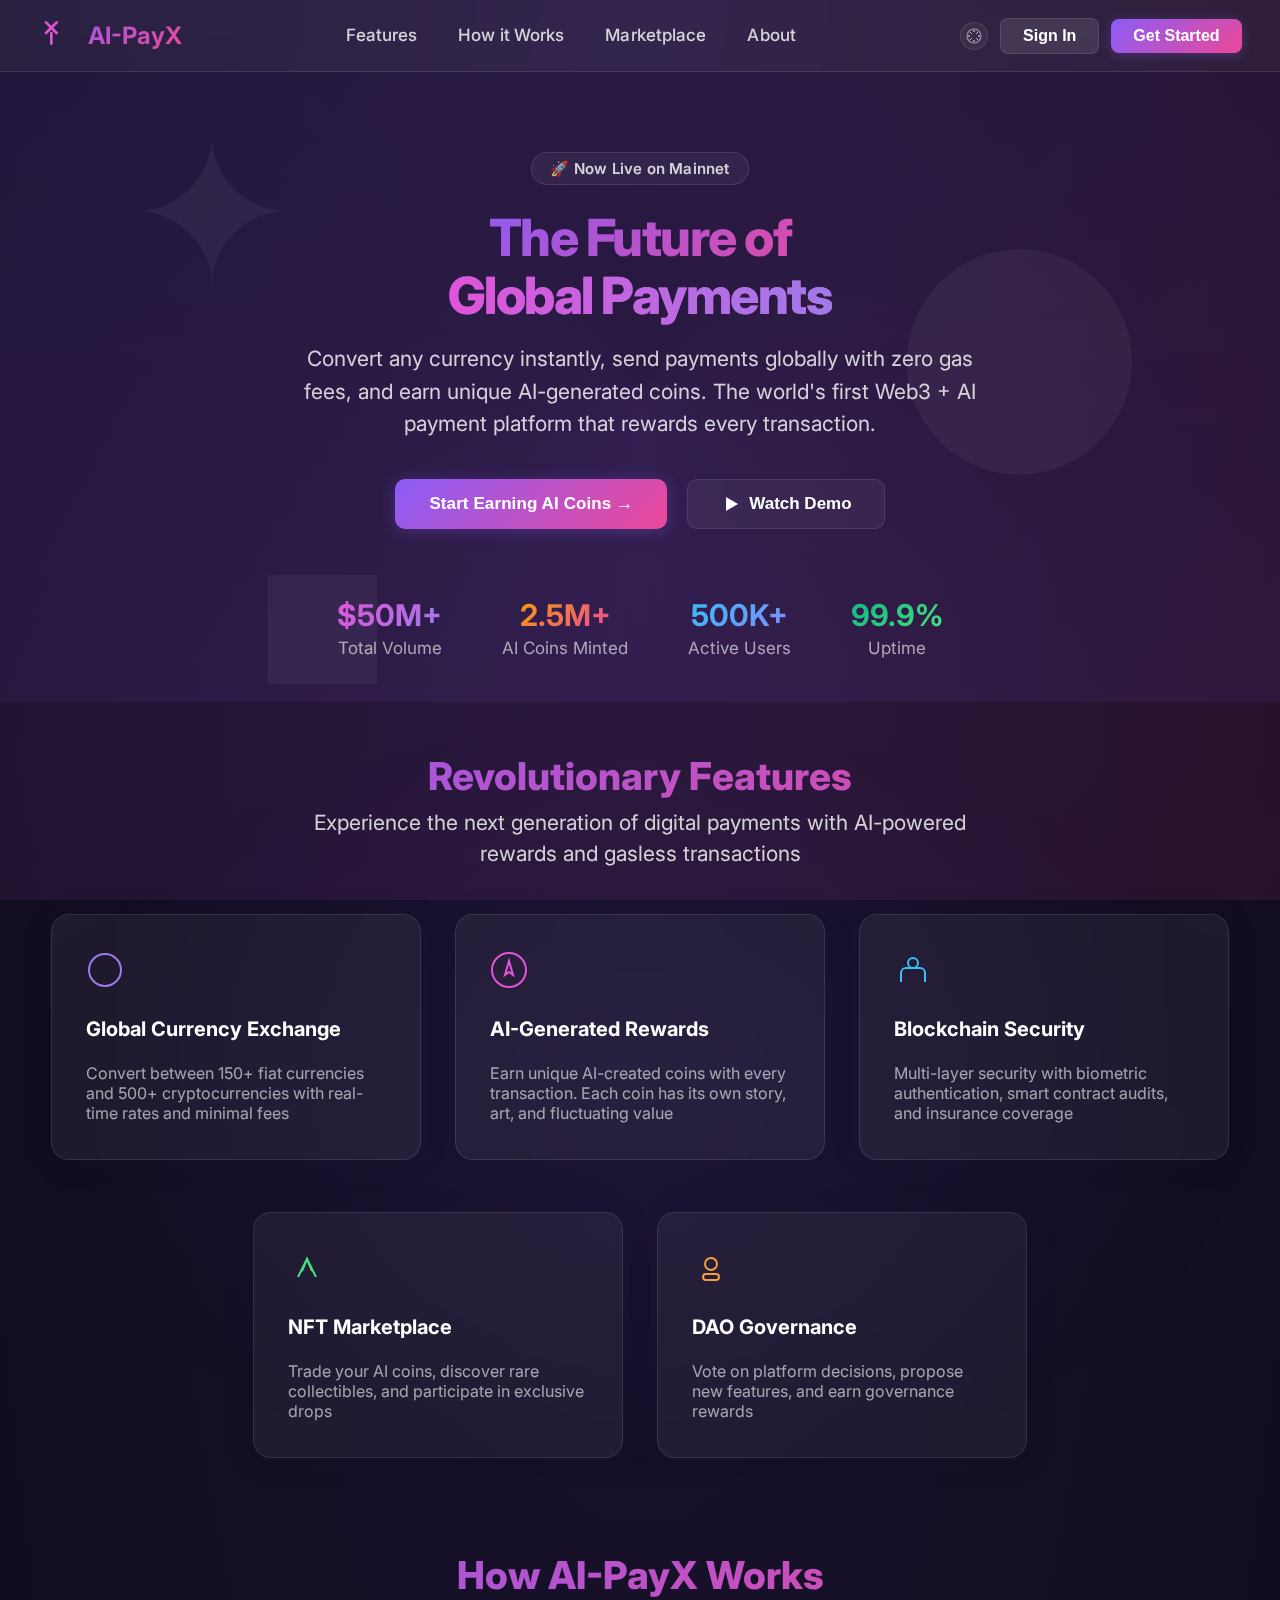
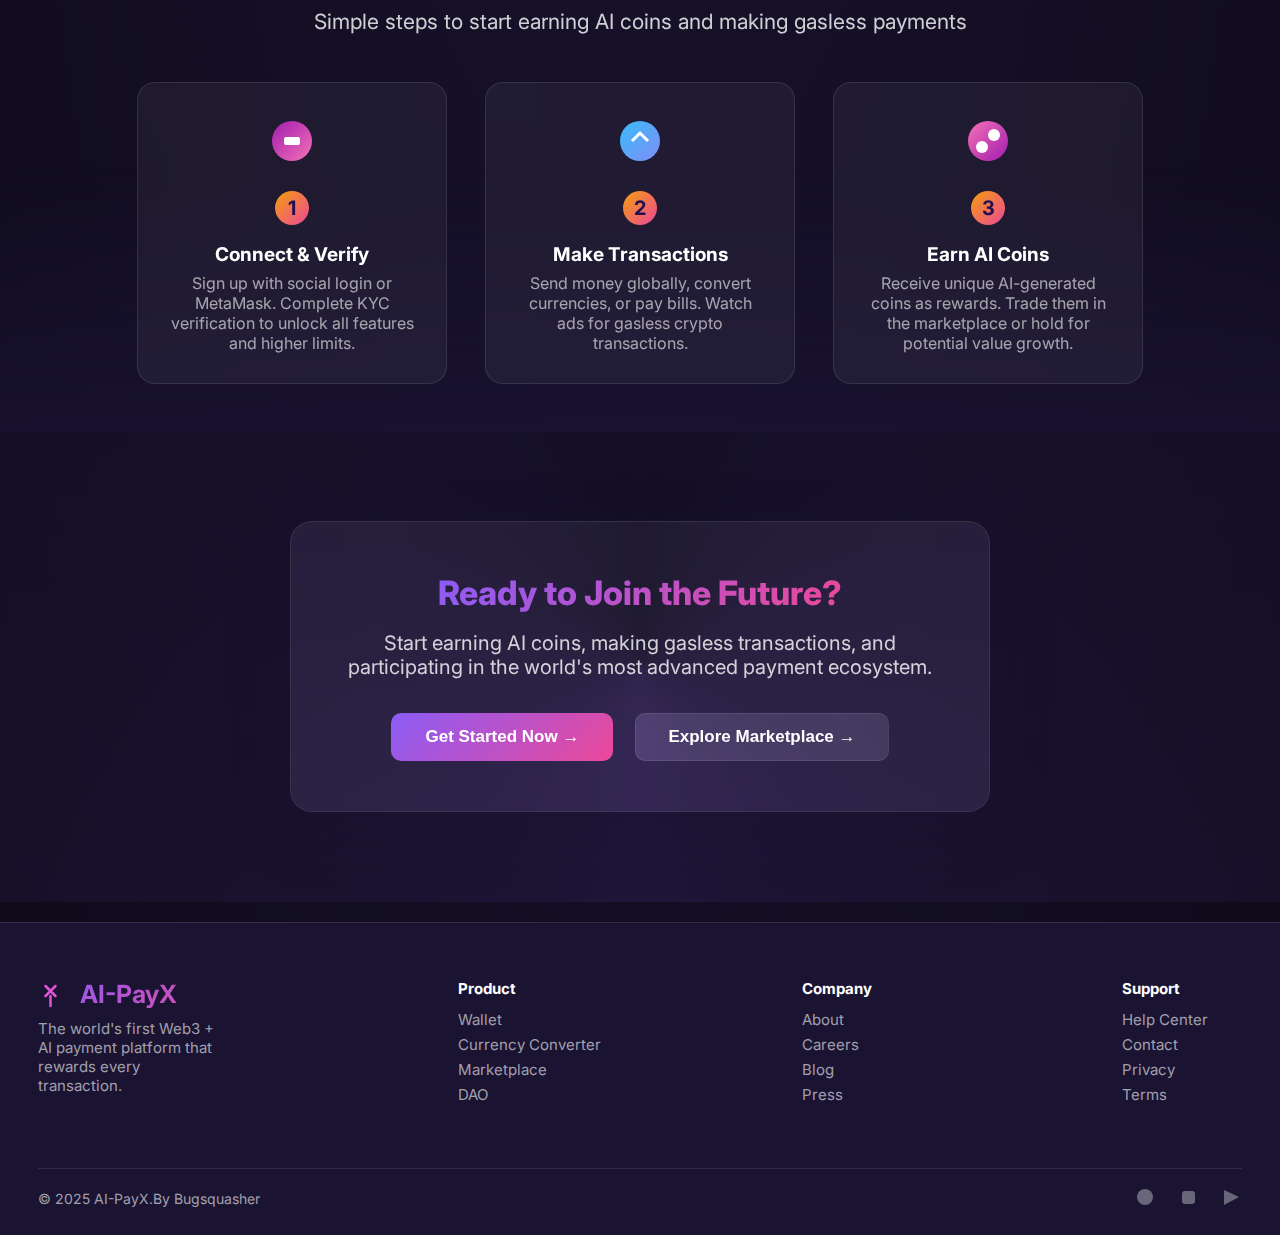
<file: index.html>
<!DOCTYPE html>
<html lang="en">
<head>
  <meta charset="UTF-8">
  <title>AI-PayX - The Future of Global Payments</title>
  <meta name="viewport" content="width=device-width, initial-scale=1.0">
  <link href="https://fonts.googleapis.com/css2?family=Inter:wght@400;500;600;700&display=swap" rel="stylesheet">
  <link rel="stylesheet" href="https://cdnjs.cloudflare.com/ajax/libs/font-awesome/6.4.0/css/all.min.css">
  <style>
    * {
      margin: 0;
      padding: 0;
      box-sizing: border-box;
    }

    :root {
      --primary-gradient: linear-gradient(135deg, #8B5CF6 0%, #EC4899 100%);
      --secondary-gradient: linear-gradient(135deg, #06B6D4 0%, #8B5CF6 100%);
      --success-gradient: linear-gradient(135deg, #10B981 0%, #06B6D4 100%);
      --warning-gradient: linear-gradient(135deg, #F59E0B 0%, #EC4899 100%);
      --danger-gradient: linear-gradient(135deg, #EF4444 0%, #EC4899 100%);
      --dark-gradient: linear-gradient(135deg, #1E293B 0%, #334155 100%);
      --glass-bg: rgba(255, 255, 255, 0.05);
      --glass-border: rgba(255, 255, 255, 0.1);
      --text-primary: #ffffff;
      --text-secondary: rgba(255, 255, 255, 0.8);
      --text-tertiary: rgba(255, 255, 255, 0.6);
      --bg-primary: #0F0B1A;
      --bg-secondary: #1A1332;
      --highlight: #E054D8;
      --highlight2: #9F7AEA;
      --highlight3: #38BDF8;
      --highlight4: #22D3EE;
      --highlight5: #4ADE80;
    }

    body {
      font-family: 'Inter', -apple-system, BlinkMacSystemFont, sans-serif;
      background: radial-gradient(ellipse at top, #1A1332 0%, #0F0B1A 100%);
      color: var(--text-primary);
      min-height: 100vh;
      overflow-x: hidden;
      position: relative;
    }

    /* Animated background gradient overlay */
    body::before {
      content: '';
      position: fixed;
      top: 0;
      left: 0;
      width: 100%;
      height: 100%;
      background: linear-gradient(135deg,
              rgba(139, 92, 246, 0.1) 0%,
              rgba(236, 72, 153, 0.1) 25%,
              rgba(6, 182, 212, 0.1) 50%,
              rgba(139, 92, 246, 0.1) 75%,
              rgba(236, 72, 153, 0.1) 100%);
      background-size: 400% 400%;
      animation: gradientShift 15s ease infinite;
      z-index: -1;
      pointer-events: none;
    }

    @keyframes gradientShift {
      0% { background-position: 0% 50%; }
      50% { background-position: 100% 50%; }
      100% { background-position: 0% 50%; }
    }

    @keyframes float {
      0%, 100% { transform: translateY(0px); }
      50% { transform: translateY(-10px); }
    }

    @keyframes pulse {
      0%, 100% { transform: scale(1); }
      50% { transform: scale(1.05); }
    }

    @keyframes slideInLeft {
      from { opacity: 0; transform: translateX(-50px); }
      to { opacity: 1; transform: translateX(0); }
    }

    @keyframes slideInRight {
      from { opacity: 0; transform: translateX(50px); }
      to { opacity: 1; transform: translateX(0); }
    }

    @keyframes slideInUp {
      from { opacity: 0; transform: translateY(50px); }
      to { opacity: 1; transform: translateY(0); }
    }

    @keyframes rotate {
      from { transform: rotate(0deg); }
      to { transform: rotate(360deg); }
    }

    a { color: inherit; text-decoration: none; }

    /* Navbar with glass effect */
    nav {
      padding: 0 3vw;
      height: 72px;
      display: flex;
      align-items: center;
      justify-content: space-between;
      background: var(--glass-bg);
      backdrop-filter: blur(20px);
      border-bottom: 1px solid var(--glass-border);
      position: sticky;
      top: 0;
      z-index: 100;
      animation: slideInDown 0.8s ease;
    }

    @keyframes slideInDown {
      from { opacity: 0; transform: translateY(-50px); }
      to { opacity: 1; transform: translateY(0); }
    }

    .nav-logo {
      display: flex;
      align-items: center;
      gap: 10px;
      font-weight: 700;
      font-size: 24px;
      background: var(--primary-gradient);
      -webkit-background-clip: text;
      -webkit-text-fill-color: transparent;
      background-clip: text;
      animation: pulse 3s ease-in-out infinite;
    }

    .nav-logo svg {
      margin-right: 8px;
    }

    .nav-links {
      display: flex;
      align-items: center;
    }

    .nav-links a {
      color: var(--text-secondary);
      margin: 0 1.6vw;
      font-size: 17px;
      font-weight: 500;
      transition: all 0.3s ease;
      letter-spacing: 0.1px;
      padding: 4px 0;
      border-bottom: 2px solid transparent;
    }

    .nav-links a:hover {
      color: var(--highlight);
      border-bottom: 2px solid var(--highlight);
    }

    .nav-actions {
      display: flex;
      align-items: center;
      gap: 12px;
    }

    .theme-toggle {
      width: 28px; height: 28px; border-radius: 14px;
      background: var(--glass-bg);
      border: 1px solid var(--glass-border);
      display: flex; align-items: center; justify-content: center;
      cursor: pointer;
      transition: all 0.3s ease;
    }

    .theme-toggle:hover {
      background: var(--primary-gradient);
      transform: rotate(15deg);
    }

    .btn-signin {
      background: var(--glass-bg);
      color: var(--text-primary);
      font-weight: 600;
      font-size: 16px;
      padding: 8px 22px;
      border-radius: 8px;
      border: 1px solid var(--glass-border);
      cursor: pointer;
      transition: all 0.3s ease;
      backdrop-filter: blur(10px);
    }

    .btn-signin:hover {
      background: rgba(255,255,255,0.1);
      transform: translateY(-2px);
    }

    .btn-getstarted {
      background: var(--primary-gradient);
      color: #fff;
      font-weight: 700;
      font-size: 16px;
      padding: 8px 22px;
      border-radius: 8px;
      border: none;
      cursor: pointer;
      box-shadow: 0 2px 12px rgba(139, 92, 246, 0.3);
      transition: all 0.3s ease;
    }

    .btn-getstarted:hover {
      transform: translateY(-2px);
      box-shadow: 0 4px 24px rgba(139, 92, 246, 0.4);
    }

    /* Hero Section */
    .hero-section {
      min-height: 70vh;
      display: flex;
      flex-direction: column;
      align-items: center;
      justify-content: center;
      padding: 6vw 3vw 2vw 3vw;
      position: relative;
      overflow: hidden;
    }

    .hero-section::before {
      content: '';
      position: absolute;
      top: -50%;
      left: -50%;
      width: 200%;
      height: 200%;
      background: conic-gradient(from 0deg, transparent, rgba(139, 92, 246, 0.1), transparent);
      animation: rotate 20s linear infinite;
      z-index: -1;
    }

    .hero-badge {
      background: var(--glass-bg);
      backdrop-filter: blur(10px);
      color: var(--text-secondary);
      font-weight: 600;
      font-size: 15px;
      padding: 6px 18px;
      border-radius: 16px;
      margin-bottom: 24px;
      display: inline-block;
      letter-spacing: 0.2px;
      border: 1px solid var(--glass-border);
      animation: float 3s ease-in-out infinite;
    }

    .hero-title {
      font-size: 3.2rem;
      max-width: 800px;
      font-weight: 800;
      text-align: center;
      margin: 0 0 18px 0;
      letter-spacing: -1.5px;
      line-height: 1.13;
      background: var(--primary-gradient);
      -webkit-background-clip: text;
      -webkit-text-fill-color: transparent;
      background-clip: text;
      animation: slideInUp 0.8s ease;
    }

    .hero-title span {
      display: inline-block;
      background: linear-gradient(90deg, #E054D8, #9F7AEA);
      -webkit-background-clip: text;
      -webkit-text-fill-color: transparent;
      background-clip: text;
    }

    .hero-desc {
      color: var(--text-secondary);
      font-weight: 400;
      font-size: 21px;
      max-width: 700px;
      text-align: center;
      margin: 0 0 38px 0;
      line-height: 1.55;
      animation: slideInUp 0.8s ease 0.2s both;
    }

    .hero-actions {
      display: flex;
      gap: 20px;
      margin-bottom: 38px;
      flex-wrap: wrap;
      justify-content: center;
      animation: slideInUp 0.8s ease 0.4s both;
    }

    .btn-earn {
      background: var(--primary-gradient);
      color: #fff;
      font-weight: 700;
      font-size: 17px;
      padding: 13px 34px;
      border-radius: 10px;
      border: none;
      cursor: pointer;
      box-shadow: 0 2px 16px rgba(139, 92, 246, 0.3);
      letter-spacing: 0.1px;
      transition: all 0.3s ease;
      position: relative;
      overflow: hidden;
    }

    .btn-earn::before {
      content: '';
      position: absolute;
      top: 0;
      left: -100%;
      width: 100%;
      height: 100%;
      background: linear-gradient(90deg, transparent, rgba(255,255,255,0.2), transparent);
      transition: left 0.5s;
    }

    .btn-earn:hover::before {
      left: 100%;
    }

    .btn-earn:hover {
      transform: translateY(-2px);
      box-shadow: 0 4px 24px rgba(139, 92, 246, 0.4);
    }

    .btn-demo {
      background: var(--glass-bg);
      color: #fff;
      font-weight: 600;
      font-size: 17px;
      padding: 13px 32px;
      border-radius: 10px;
      border: 1px solid var(--glass-border);
      cursor: pointer;
      display: flex;
      align-items: center;
      transition: all 0.3s ease;
      backdrop-filter: blur(10px);
    }

    .btn-demo:hover {
      background: rgba(255,255,255,0.1);
      transform: translateY(-2px);
    }

    .hero-stats {
      display: flex;
      gap: 60px;
      justify-content: center;
      margin-top: 30px;
      flex-wrap: wrap;
      animation: slideInUp 0.8s ease 0.6s both;
    }

    .hero-stats > div {
      text-align: center;
      margin-bottom: 15px;
    }

    .stat-value {
      font-weight: 700;
      font-size: 30px;
      background: var(--secondary-gradient);
      -webkit-background-clip: text;
      -webkit-text-fill-color: transparent;
      background-clip: text;
      animation: pulse 3s ease-in-out infinite;
    }

    .stat-vol { --secondary-gradient: linear-gradient(135deg, #E054D8 0%, #9F7AEA 100%); }
    .stat-ai { --secondary-gradient: linear-gradient(135deg, #F59E0B 0%, #EC4899 100%); }
    .stat-users { --secondary-gradient: linear-gradient(135deg, #38BDF8 0%, #818CF8 100%); }
    .stat-uptime { --secondary-gradient: linear-gradient(135deg, #10B981 0%, #4ADE80 100%); }

    .stat-label {
      color: var(--text-tertiary);
      font-size: 17px;
      margin-top: 5px;
    }

    /* Features Section */
    .features-section {
      padding: 4vw 3vw 2vw 3vw;
      position: relative;
      overflow: hidden;
    }

    .features-section::before {
      content: '';
      position: absolute;
      top: 0;
      left: 0;
      width: 100%;
      height: 100%;
      background: radial-gradient(ellipse at center, rgba(139, 92, 246, 0.05) 0%, transparent 70%);
      z-index: -1;
    }

    .features-title {
      font-size: 2.4rem;
      font-weight: 800;
      text-align: center;
      color: #fff;
      margin: 0 0 9px 0;
      background: var(--primary-gradient);
      -webkit-background-clip: text;
      -webkit-text-fill-color: transparent;
      background-clip: text;
      animation: slideInUp 0.8s ease;
    }

    .features-desc {
      color: var(--text-secondary);
      font-weight: 400;
      font-size: 21px;
      max-width: 700px;
      text-align: center;
      margin: 0 auto 44px auto;
      line-height: 1.46;
      animation: slideInUp 0.8s ease 0.2s both;
    }

    .features-list {
      display: flex;
      flex-wrap: wrap;
      gap: 34px;
      justify-content: center;
      max-width: 1200px;
      margin: 0 auto;
    }

    .feature-card {
      background: var(--glass-bg);
      backdrop-filter: blur(20px);
      border: 1.5px solid var(--glass-border);
      border-radius: 18px;
      padding: 36px 34px;
      min-width: 320px;
      max-width: 370px;
      flex: 1 1 330px;
      display: flex;
      flex-direction: column;
      align-items: flex-start;
      gap: 18px;
      box-shadow: 0 2px 32px rgba(26, 19, 51, 0.1);
      margin-bottom: 18px;
      transition: all 0.4s cubic-bezier(0.4, 0, 0.2, 1);
      position: relative;
      overflow: hidden;
      animation: slideInUp 0.8s ease calc(0.2s + var(--delay, 0s)) both;
    }

    .feature-card:nth-child(1) { --delay: 0s; }
    .feature-card:nth-child(2) { --delay: 0.1s; }
    .feature-card:nth-child(3) { --delay: 0.2s; }
    .feature-card:nth-child(4) { --delay: 0.3s; }
    .feature-card:nth-child(5) { --delay: 0.4s; }
    .feature-card:nth-child(6) { --delay: 0.5s; }

    .feature-card::before {
      content: '';
      position: absolute;
      top: 0;
      left: 0;
      width: 100%;
      height: 2px;
      background: var(--primary-gradient);
      transform: scaleX(0);
      transition: transform 0.3s ease;
    }

    .feature-card:hover::before {
      transform: scaleX(1);
    }

    .feature-card:hover {
      transform: translateY(-8px) scale(1.02);
      box-shadow: 0 20px 60px rgba(139, 92, 246, 0.15);
      background: rgba(255, 255, 255, 0.08);
    }

    .feature-card svg {
      margin-bottom: 10px;
    }

    .feature-title {
      color: var(--text-primary);
      font-weight: 700;
      font-size: 20px;
      margin-bottom: 4px;
    }

    .feature-desc {
      color: var(--text-tertiary);
      font-weight: 400;
      font-size: 16px;
    }

    /* How it Works Section */
    .how-section {
      padding: 4vw 3vw 2vw 3vw;
      position: relative;
    }

    .how-section::before {
      content: '';
      position: absolute;
      bottom: 0;
      left: 0;
      width: 100%;
      height: 50%;
      background: linear-gradient(to top, rgba(26, 19, 51, 0.8), transparent);
      z-index: -1;
    }

    .how-title {
      font-size: 2.4rem;
      font-weight: 800;
      text-align: center;
      color: #fff;
      margin: 0 0 9px 0;
      background: var(--primary-gradient);
      -webkit-background-clip: text;
      -webkit-text-fill-color: transparent;
      background-clip: text;
      animation: slideInUp 0.8s ease;
    }

    .how-desc {
      color: var(--text-secondary);
      font-weight: 400;
      font-size: 21px;
      max-width: 700px;
      text-align: center;
      margin: 0 auto 44px auto;
      line-height: 1.46;
      animation: slideInUp 0.8s ease 0.2s both;
    }

    .how-list {
      display: flex;
      justify-content: center;
      gap: 38px;
      align-items: flex-start;
      margin-top: 28px;
      flex-wrap: wrap;
    }

    .how-step {
      display: flex;
      flex-direction: column;
      align-items: center;
      width: 310px;
      min-width: 240px;
      margin-bottom: 22px;
      background: var(--glass-bg);
      backdrop-filter: blur(20px);
      border: 1.5px solid var(--glass-border);
      border-radius: 18px;
      padding: 30px;
      transition: all 0.4s cubic-bezier(0.4, 0, 0.2, 1);
      animation: slideInUp 0.8s ease calc(0.2s + var(--delay, 0s)) both;
    }

    .how-step:nth-child(1) { --delay: 0s; }
    .how-step:nth-child(2) { --delay: 0.2s; }
    .how-step:nth-child(3) { --delay: 0.4s; }

    .how-step:hover {
      transform: translateY(-8px);
      box-shadow: 0 20px 60px rgba(139, 92, 246, 0.15);
    }

    .how-step .step-icon {
      margin-bottom: 10px;
    }

    .how-step .step-num {
      background: var(--warning-gradient);
      color: #231053;
      font-weight: 700;
      border-radius: 18px;
      font-size: 20px;
      width: 34px; height: 34px;
      display: flex;
      align-items: center;
      justify-content: center;
      margin: 8px auto 18px auto;
    }

    .how-step .step-title {
      color: var(--text-primary);
      font-weight: 700;
      font-size: 19px;
      margin-bottom: 7px;
      text-align: center;
    }

    .how-step .step-desc {
      color: var(--text-tertiary);
      font-weight: 400;
      font-size: 16px;
      text-align: center;
    }

    /* CTA Section */
    .cta-section {
      min-height: 35vh;
      display: flex;
      flex-direction: column;
      align-items: center;
      justify-content: center;
      padding: 7vw 2vw;
      margin-bottom: 20px;
      position: relative;
    }

    .cta-section::before {
      content: '';
      position: absolute;
      top: 0;
      left: 0;
      width: 100%;
      height: 100%;
      background: conic-gradient(from 0deg, transparent, rgba(139, 92, 246, 0.1), transparent);
      animation: rotate 20s linear infinite;
      z-index: -1;
    }

    .cta-card {
      background: var(--glass-bg);
      backdrop-filter: blur(20px);
      border: 1.5px solid var(--glass-border);
      border-radius: 22px;
      padding: 50px 32px;
      max-width: 700px;
      width: 100%;
      display: flex;
      flex-direction: column;
      align-items: center;
      box-shadow: 0 20px 60px rgba(26, 19, 51, 0.3);
      animation: slideInUp 0.8s ease;
      position: relative;
      overflow: hidden;
    }

    .cta-card::before {
      content: '';
      position: absolute;
      top: -50%;
      left: -50%;
      width: 200%;
      height: 200%;
      background: conic-gradient(from 0deg, transparent, rgba(139, 92, 246, 0.1), transparent);
      animation: rotate 20s linear infinite;
      z-index: -1;
    }

    .cta-title {
      font-size: 2.1rem;
      font-weight: 800;
      color: #fff;
      text-align: center;
      margin-bottom: 18px;
      background: var(--primary-gradient);
      -webkit-background-clip: text;
      -webkit-text-fill-color: transparent;
      background-clip: text;
    }

    .cta-desc {
      color: var(--text-secondary);
      font-weight: 400;
      font-size: 20px;
      max-width: 600px;
      text-align: center;
      margin-bottom: 34px;
    }

    .cta-actions {
      display: flex;
      gap: 20px;
      flex-wrap: wrap;
      justify-content: center;
    }

    .cta-btn {
      background: var(--primary-gradient);
      color: #fff;
      font-weight: 700;
      font-size: 17px;
      padding: 13px 34px;
      border-radius: 10px;
      border: none;
      cursor: pointer;
      margin-right: 2px;
      transition: all 0.3s ease;
      position: relative;
      overflow: hidden;
    }

    .cta-btn::before {
      content: '';
      position: absolute;
      top: 0;
      left: -100%;
      width: 100%;
      height: 100%;
      background: linear-gradient(90deg, transparent, rgba(255,255,255,0.2), transparent);
      transition: left 0.5s;
    }

    .cta-btn:hover::before {
      left: 100%;
    }

    .cta-btn:hover {
      transform: translateY(-2px);
      box-shadow: 0 8px 32px rgba(139, 92, 246, 0.3);
    }

    .cta-market {
      background: var(--glass-bg);
      color: #fff;
      font-weight: 600;
      font-size: 17px;
      padding: 13px 32px;
      border-radius: 10px;
      border: 1px solid var(--glass-border);
      cursor: pointer;
      transition: all 0.3s ease;
      backdrop-filter: blur(10px);
    }

    .cta-market:hover {
      background: rgba(255,255,255,0.1);
      transform: translateY(-2px);
    }

    /* Footer */
    footer {
      background: var(--bg-secondary);
      padding: 56px 3vw 24px 3vw;
      color: #fff;
      border-top: 1px solid var(--glass-border);
    }

    .footer-main {
      display: flex;
      justify-content: space-between;
      flex-wrap: wrap;
      max-width: 1300px;
      margin: 0 auto;
      gap: 40px;
    }

    .footer-brand {
      min-width: 220px;
      margin-bottom: 28px;
    }

    .footer-brand svg {
      vertical-align: middle;
      margin-right: 6px;
    }

    .footer-title {
      color: var(--highlight);
      font-weight: 700;
      font-size: 25px;
      margin-bottom: 8px;
      background: var(--primary-gradient);
      -webkit-background-clip: text;
      -webkit-text-fill-color: transparent;
      background-clip: text;
    }

    .footer-desc {
      color: var(--text-tertiary);
      font-weight: 400;
      font-size: 15px;
      max-width: 180px;
    }

    .footer-col {
      min-width: 120px;
      margin-bottom: 28px;
    }

    .footer-col .footer-col-title {
      color: var(--text-primary);
      font-weight: 700;
      margin-bottom: 12px;
    }

    .footer-col div {
      color: var(--text-tertiary);
      margin-bottom: 6px;
      font-size: 15px;
      cursor: pointer;
      transition: color .2s;
    }

    .footer-col div:hover {
      color: var(--highlight);
    }

    .footer-bottom {
      display: flex;
      justify-content: space-between;
      align-items: center;
      border-top: 1px solid var(--glass-border);
      margin-top: 30px;
      padding-top: 18px;
      font-size: 14px;
      color: var(--text-tertiary);
      max-width: 1300px;
      margin: 30px auto 0 auto;
      gap: 20px;
    }

    .footer-social {
      display: flex;
      gap: 22px;
    }

    .footer-social a {
      opacity: 0.7;
      transition: opacity .2s;
    }

    .footer-social a:hover {
      opacity: 1;
    }

    /* Floating Elements */
    .floating-shape {
      position: fixed;
      pointer-events: none;
      opacity: 0.05;
      animation: floatRandom 20s ease-in-out infinite;
    }

    .floating-shape:nth-child(1) {
      top: 10%;
      left: 10%;
      animation-delay: 0s;
    }

    .floating-shape:nth-child(2) {
      top: 20%;
      right: 10%;
      animation-delay: 5s;
    }

    .floating-shape:nth-child(3) {
      bottom: 20%;
      left: 20%;
      animation-delay: 10s;
    }

    @keyframes floatRandom {
      0%, 100% { transform: translate(0, 0) rotate(0deg); }
      25% { transform: translate(30px, -30px) rotate(90deg); }
      50% { transform: translate(-20px, 20px) rotate(180deg); }
      75% { transform: translate(20px, -10px) rotate(270deg); }
    }

    @media (max-width:1100px) {
      .features-list, .how-list, .footer-main, .hero-stats {
        flex-direction: column;
        align-items: center;
        gap: 23px;
      }
      .features-list { gap: 18px; }
    }

    @media (max-width:700px) {
      .hero-title, .hero-title span { font-size: 2.1rem; }
      .features-title, .how-title { font-size: 1.6rem; }
      .cta-title { font-size: 1.3rem; }
      nav { flex-direction: column; align-items: flex-start; height: auto; padding: 12px 2vw; }
      .nav-links { margin: 12px 0; flex-wrap: wrap; }
      .footer-main, .footer-bottom { flex-direction: column; align-items: flex-start; }
      .footer-main { gap: 18px; }
    }
  </style>
</head>
<body>
  <!-- Floating background shapes -->
  <div class="floating-shape" style="font-size: 200px;">✦</div>
  <div class="floating-shape" style="font-size: 300px;">●</div>
  <div class="floating-shape" style="font-size: 150px;">■</div>

  <!-- Navbar -->
  <nav>
    <div class="nav-logo">
      <span>
        <svg width="32" height="32" fill="none" viewBox="2 2 24 24">
          <path d="M8 6l8 8M16 6l-8 8M12 22v-8" stroke="#E054D8" stroke-width="2" stroke-linecap="round"/>
        </svg>
      </span>
      <span>AI-PayX</span>
    </div>
    <div class="nav-links">
      <a href="#features">Features</a>
      <a href="#how-it-works">How it Works</a>
      <a href="#marketplace">Marketplace</a>
      <a href="#about">About</a>
    </div>
    <div class="nav-actions">
      <div class="theme-toggle" title="Theme Switch (dummy)">
        <svg width="18" height="18" fill="none">
          <circle cx="9" cy="9" r="7" stroke="#fff" stroke-width="1.2" opacity=".5"/>
          <path d="M9 3v2M9 13v2M5.22 5.22l1.42 1.42M11.36 11.36l1.42 1.42M3 9h2M13 9h2M5.22 12.78l1.42-1.42M11.36 6.64l1.42-1.42" stroke="#fff" stroke-width=".9"/>
        </svg>
      </div>
      <button class="btn-signin" onclick="window.location.href='signin.html'">Sign In</button>
<button class="btn-getstarted" onclick="window.location.href='dashboard.html'">Get Started</button>
    </div>
  </nav>

  <!-- Hero Section -->
  
  <section class="hero-section">
    <span class="hero-badge">🚀 Now Live on Mainnet</span>
    <h1 class="hero-title">
      The Future of <br>
      <span>Global Payments</span>
    </h1>
    <p class="hero-desc">
      Convert any currency instantly, send payments globally with zero gas fees, and earn unique AI-generated coins. The world's first Web3 + AI payment platform that rewards every transaction.
    </p>
    <div class="hero-actions">

     <button class="btn-earn" onclick="window.location.href='dashboard.html'">Start Earning AI Coins &rarr;</button>
      <button class="btn-demo" onclick="alert('Demo video coming soon!')">
        <svg width="22" height="22" style="margin-right:7px"><polygon points="6,4 18,11 6,18" fill="#fff" /></svg>
        Watch Demo
      </button>
    </div>
    <div class="hero-stats">
      <div>
        <span class="stat-value stat-vol">$50M+</span>
        <div class="stat-label">Total Volume</div>
      </div>
      <div>
        <span class="stat-value stat-ai">2.5M+</span>
        <div class="stat-label">AI Coins Minted</div>
      </div>
      <div>
        <span class="stat-value stat-users">500K+</span>
        <div class="stat-label">Active Users</div>
      </div>
      <div>
        <span class="stat-value stat-uptime">99.9%</span>
        <div class="stat-label">Uptime</div>
      </div>
    </div>
  </section>

  <!-- Features -->
  <section class="features-section" id="features">
    <h2 class="features-title">Revolutionary Features</h2>
    <p class="features-desc">
      Experience the next generation of digital payments with AI-powered rewards and gasless transactions
    </p>
    <div class="features-list">
      <div class="feature-card">
        <svg width="38" height="38" fill="none" stroke="#9F7AEA" stroke-width="2"><circle cx="19" cy="19" r="16"/></svg>
        <div class="feature-title">Global Currency Exchange</div>
        <div class="feature-desc">Convert between 150+ fiat currencies and 500+ cryptocurrencies with real-time rates and minimal fees</div>
      </div>
      
      <div class="feature-card">
        <svg width="38" height="38" fill="none" stroke="#E054D8" stroke-width="2"><path d="M19 10L23 24L19 21L15 24L19 10Z"/><circle cx="19" cy="19" r="17"/></svg>
        <div class="feature-title">AI-Generated Rewards</div>
        <div class="feature-desc">Earn unique AI-created coins with every transaction. Each coin has its own story, art, and fluctuating value</div>
      </div>
      <div class="feature-card">
        <svg width="38" height="38" fill="none" stroke="#38BDF8" stroke-width="2"><path d="M7 31V22a5 5 0 015-5h14a5 5 0 015 5v9"/><circle cx="19" cy="12" r="5"/></svg>
        <div class="feature-title">Blockchain Security</div>
        <div class="feature-desc">Multi-layer security with biometric authentication, smart contract audits, and insurance coverage</div>
      </div>
      <div class="feature-card">
        <svg width="38" height="38" fill="none" stroke="#4ADE80" stroke-width="2"><polyline points="10,28 19,10 28,28"/><polyline points="14,22 19,10 24,22"/></svg>
        <div class="feature-title">NFT Marketplace</div>
        <div class="feature-desc">Trade your AI coins, discover rare collectibles, and participate in exclusive drops</div>
      </div>
      <div class="feature-card">
        <svg width="38" height="38" fill="none" stroke="#F59E42" stroke-width="2"><circle cx="19" cy="15" r="6"/><rect x="11" y="25" width="16" height="6" rx="3"/></svg>
        <div class="feature-title">DAO Governance</div>
        <div class="feature-desc">Vote on platform decisions, propose new features, and earn governance rewards</div>
      </div>
    </div>
  </section>

  <!-- How it Works -->
  <section class="how-section" id="how-it-works">
    <h2 class="how-title">How AI-PayX Works</h2>
    <p class="how-desc">
      Simple steps to start earning AI coins and making gasless payments
    </p>
    <div class="how-list">
      <div class="how-step">
        <div class="step-icon">
          <svg width="56" height="56" fill="none">
            <defs>
              <linearGradient id="grad1" x1="0%" y1="0%" x2="100%" y2="100%">
                <stop offset="0%" stop-color="#A21CAF" />
                <stop offset="100%" stop-color="#F472B6" />
              </linearGradient>
            </defs>
            <rect x="8" y="8" width="40" height="40" rx="20" fill="url(#grad1)" />
            <rect x="20" y="24" width="16" height="8" rx="2" fill="#fff" />
          </svg>
        </div>
        <div class="step-num">1</div>
        <div class="step-title">Connect &amp; Verify</div>
        <div class="step-desc">Sign up with social login or MetaMask. Complete KYC verification to unlock all features and higher limits.</div>
      </div>
      <div class="how-step">
        <div class="step-icon">
          <svg width="56" height="56" fill="none">
            <defs>
              <linearGradient id="grad2" x1="0%" y1="0%" x2="100%" y2="100%">
                <stop offset="0%" stop-color="#38BDF8" />
                <stop offset="100%" stop-color="#818CF8" />
              </linearGradient>
            </defs>
            <circle cx="28" cy="28" r="20" fill="url(#grad2)" />
            <polyline points="20,28 28,20 36,28" stroke="#fff" stroke-width="3" fill="none" />
          </svg>
        </div>
        <div class="step-num">2</div>
        <div class="step-title">Make Transactions</div>
        <div class="step-desc">Send money globally, convert currencies, or pay bills. Watch ads for gasless crypto transactions.</div>
      </div>
      <div class="how-step">
        <div class="step-icon">
          <svg width="56" height="56" fill="none">
            <defs>
              <linearGradient id="grad3" x1="0%" y1="0%" x2="100%" y2="100%">
                <stop offset="0%" stop-color="#F472B6" />
                <stop offset="100%" stop-color="#A21CAF" />
              </linearGradient>
            </defs>
            <circle cx="28" cy="28" r="20" fill="url(#grad3)" />
            <circle cx="34" cy="22" r="6" fill="#fff" />
            <circle cx="22" cy="34" r="6" fill="#fff" />
          </svg>
        </div>
        <div class="step-num">3</div>
        <div class="step-title">Earn AI Coins</div>
        <div class="step-desc">Receive unique AI-generated coins as rewards. Trade them in the marketplace or hold for potential value growth.</div>
      </div>
    </div>
  </section>

  <!-- CTA -->
  <section class="cta-section">
    <div class="cta-card">
      <h2 class="cta-title">Ready to Join the Future?</h2>
      <p class="cta-desc">
        Start earning AI coins, making gasless transactions, and participating in the world's most advanced payment ecosystem.
      </p>
      <div class="cta-actions">
       <button class="cta-btn" onclick="window.location.href='dashboard.html'">Get Started Now &rarr;</button>
       <button class="cta-market" onclick="window.location.href='markectplace.html'">Explore Marketplace &rarr;</button>
      </div>
    </div>
  </section>

  <!-- Footer -->
  <footer>
    <div class="footer-main">
      <div class="footer-brand">
        <div class="footer-title">
          <svg width="30" height="30" fill="none" viewBox="2 2 24 24" style="vertical-align:middle;margin-right:6px;">
            <path d="M8 6l8 8M16 6l-8 8M12 22v-8" stroke="#E054D8" stroke-width="2" stroke-linecap="round" />
          </svg>
          AI-PayX
        </div>
        <div class="footer-desc">
          The world's first Web3 + AI payment platform that rewards every transaction.
        </div>
      </div>
      <div class="footer-col">
        <div class="footer-col-title">Product</div>
        <div>Wallet</div>
        <div>Currency Converter</div>
        <div>Marketplace</div>
        <div>DAO</div>
      </div>
      <div class="footer-col">
        <div class="footer-col-title">Company</div>
        <div>About</div>
        <div>Careers</div>
        <div>Blog</div>
        <div>Press</div>
      </div>
      <div class="footer-col">
        <div class="footer-col-title">Support</div>
        <div>Help Center</div>
        <div>Contact</div>
        <div>Privacy</div>
        <div>Terms</div>
      </div>
    </div>
    <div class="footer-bottom">
      <div>© 2025 AI-PayX.By Bugsquasher</div>
      <div class="footer-social">
        <a href="#" title="Twitter"><svg width="21" height="21" fill="#fff" opacity=".5"><circle cx="10" cy="10" r="8"/></svg></a>
        <a href="#" title="Discord"><svg width="21" height="21" fill="#fff" opacity=".5"><rect x="4" y="4" width="13" height="13" rx="3"/></svg></a>
        <a href="#" title="Telegram"><svg width="21" height="21" fill="#fff" opacity=".5"><polygon points="3,18 18,10 3,3"/></svg></a>
      </div>
    </div>
  </footer>
</body>
</html>
</file>
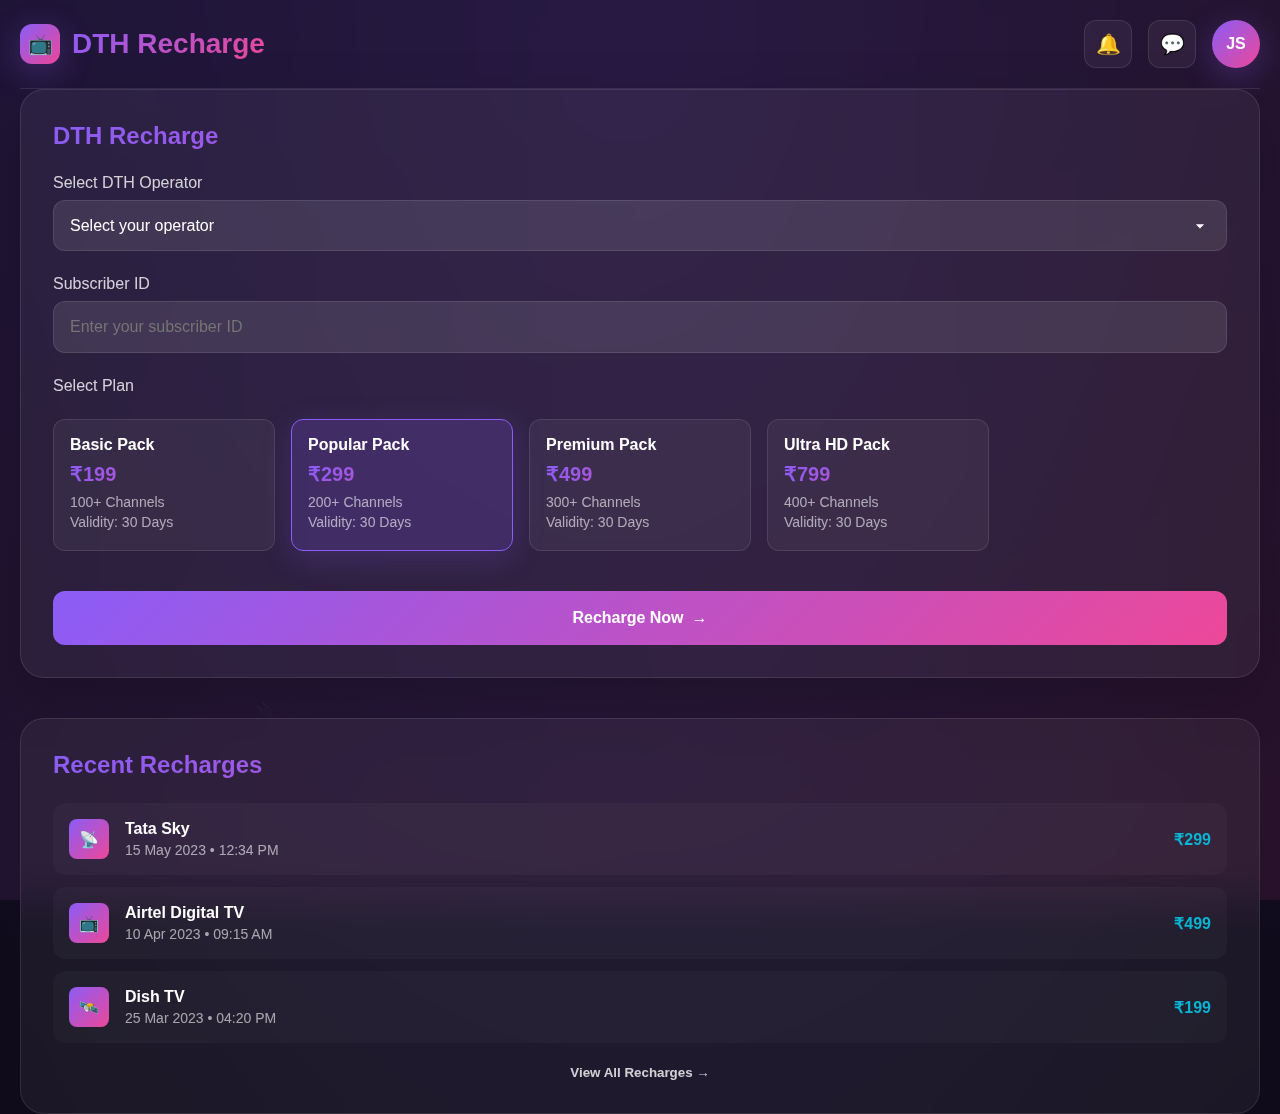
<file: dthrecharge.html>
<!DOCTYPE html>
<html lang="en">
<head>
    <meta charset="UTF-8">
    <meta name="viewport" content="width=device-width, initial-scale=1.0">
    <title>DTH Recharge Portal</title>
    <style>
        * {
            margin: 0;
            padding: 0;
            box-sizing: border-box;
        }

        :root {
            --primary-gradient: linear-gradient(135deg, #8B5CF6 0%, #EC4899 100%);
            --secondary-gradient: linear-gradient(135deg, #06B6D4 0%, #8B5CF6 100%);
            --success-gradient: linear-gradient(135deg, #10B981 0%, #06B6D4 100%);
            --warning-gradient: linear-gradient(135deg, #F59E0B 0%, #EC4899 100%);
            --danger-gradient: linear-gradient(135deg, #EF4444 0%, #EC4899 100%);
            --dark-gradient: linear-gradient(135deg, #1E293B 0%, #334155 100%);
            --glass-bg: rgba(255, 255, 255, 0.05);
            --glass-border: rgba(255, 255, 255, 0.1);
            --text-primary: #ffffff;
            --text-secondary: rgba(255, 255, 255, 0.8);
            --text-tertiary: rgba(255, 255, 255, 0.6);
            --bg-primary: #0F0B1A;
            --bg-secondary: #1A1332;
        }

        body {
            font-family: 'Inter', -apple-system, BlinkMacSystemFont, sans-serif;
            background: radial-gradient(ellipse at top, #1A1332 0%, #0F0B1A 100%);
            color: var(--text-primary);
            min-height: 100vh;
            overflow-x: hidden;
            position: relative;
        }

        /* Animated background gradient overlay */
        body::before {
            content: '';
            position: fixed;
            top: 0;
            left: 0;
            width: 100%;
            height: 100%;
            background: linear-gradient(135deg,
                    rgba(139, 92, 246, 0.1) 0%,
                    rgba(236, 72, 153, 0.1) 25%,
                    rgba(6, 182, 212, 0.1) 50%,
                    rgba(139, 92, 246, 0.1) 75%,
                    rgba(236, 72, 153, 0.1) 100%);
            background-size: 400% 400%;
            animation: gradientShift 15s ease infinite;
            z-index: -1;
            pointer-events: none;
        }

        @keyframes gradientShift {
            0% {
                background-position: 0% 50%;
            }

            50% {
                background-position: 100% 50%;
            }

            100% {
                background-position: 0% 50%;
            }
        }

        @keyframes float {

            0%,
            100% {
                transform: translateY(0px);
            }

            50% {
                transform: translateY(-10px);
            }
        }

        @keyframes pulse {

            0%,
            100% {
                transform: scale(1);
            }

            50% {
                transform: scale(1.05);
            }
        }

        @keyframes slideInLeft {
            from {
                opacity: 0;
                transform: translateX(-50px);
            }

            to {
                opacity: 1;
                transform: translateX(0);
            }
        }

        @keyframes slideInRight {
            from {
                opacity: 0;
                transform: translateX(50px);
            }

            to {
                opacity: 1;
                transform: translateX(0);
            }
        }

        @keyframes slideInUp {
            from {
                opacity: 0;
                transform: translateY(50px);
            }

            to {
                opacity: 1;
                transform: translateY(0);
            }
        }

        @keyframes rotate {
            from {
                transform: rotate(0deg);
            }

            to {
                transform: rotate(360deg);
            }
        }

        .container {
            max-width: 1400px;
            margin: 0 auto;
            padding: 0 20px;
        }

        /* Header */
        .header {
            display: flex;
            justify-content: space-between;
            align-items: center;
            padding: 20px 0;
            border-bottom: 1px solid var(--glass-border);
            backdrop-filter: blur(20px);
            animation: slideInUp 0.8s ease;
        }

        .logo {
            display: flex;
            align-items: center;
            gap: 12px;
            animation: slideInLeft 0.8s ease;
        }

        .logo-icon {
            width: 40px;
            height: 40px;
            background: var(--primary-gradient);
            border-radius: 12px;
            display: flex;
            align-items: center;
            justify-content: center;
            font-size: 20px;
            animation: pulse 2s ease-in-out infinite;
            box-shadow: 0 8px 32px rgba(139, 92, 246, 0.3);
        }

        .logo-text {
            font-size: 28px;
            font-weight: 800;
            background: var(--primary-gradient);
            -webkit-background-clip: text;
            -webkit-text-fill-color: transparent;
            background-clip: text;
        }

        .level-badge {
            background: var(--glass-bg);
            backdrop-filter: blur(20px);
            border: 1px solid var(--glass-border);
            padding: 8px 16px;
            border-radius: 20px;
            font-size: 14px;
            font-weight: 600;
            display: flex;
            align-items: center;
            gap: 8px;
            animation: float 3s ease-in-out infinite;
            box-shadow: 0 8px 32px rgba(0, 0, 0, 0.1);
        }

        .user-section {
            display: flex;
            align-items: center;
            gap: 16px;
            animation: slideInRight 0.8s ease;
        }

        .icon-btn {
            width: 48px;
            height: 48px;
            border: none;
            background: var(--glass-bg);
            backdrop-filter: blur(20px);
            border: 1px solid var(--glass-border);
            border-radius: 12px;
            color: white;
            cursor: pointer;
            display: flex;
            align-items: center;
            justify-content: center;
            font-size: 20px;
            transition: all 0.3s cubic-bezier(0.4, 0, 0.2, 1);
            position: relative;
            overflow: hidden;
        }

        .icon-btn::before {
            content: '';
            position: absolute;
            top: 0;
            left: -100%;
            width: 100%;
            height: 100%;
            background: linear-gradient(90deg, transparent, rgba(255, 255, 255, 0.2), transparent);
            transition: left 0.5s;
        }

        .icon-btn:hover::before {
            left: 100%;
        }

        .icon-btn:hover {
            transform: translateY(-4px) scale(1.05);
            box-shadow: 0 12px 40px rgba(139, 92, 246, 0.3);
            background: var(--primary-gradient);
        }

        .user-avatar {
            width: 48px;
            height: 48px;
            background: var(--primary-gradient);
            border-radius: 50%;
            display: flex;
            align-items: center;
            justify-content: center;
            font-weight: bold;
            cursor: pointer;
            transition: all 0.3s cubic-bezier(0.4, 0, 0.2, 1);
            box-shadow: 0 8px 32px rgba(139, 92, 246, 0.3);
        }

        .user-avatar:hover {
            transform: scale(1.1) rotate(5deg);
            box-shadow: 0 12px 40px rgba(139, 92, 246, 0.5);
        }

        /* Main Content */
        .main-content {
            padding: 40px 0;
        }

        .balance-section {
            background: var(--glass-bg);
            backdrop-filter: blur(20px);
            border: 1px solid var(--glass-border);
            border-radius: 24px;
            padding: 40px;
            margin-bottom: 40px;
            position: relative;
            overflow: hidden;
            animation: slideInUp 1s ease 0.2s both;
            box-shadow: 0 20px 60px rgba(0, 0, 0, 0.2);
        }

        .balance-section::before {
            content: '';
            position: absolute;
            top: -50%;
            left: -50%;
            width: 200%;
            height: 200%;
            background: conic-gradient(from 0deg, transparent, rgba(139, 92, 246, 0.1), transparent);
            animation: rotate 20s linear infinite;
            z-index: -1;
        }

        .balance-header {
            display: flex;
            justify-content: space-between;
            align-items: center;
            margin-bottom: 20px;
        }

        .balance-title {
            font-size: 18px;
            font-weight: 500;
            color: var(--text-secondary);
        }

        .toggle-visibility {
            background: none;
            border: none;
            color: white;
            cursor: pointer;
            font-size: 24px;
            transition: all 0.3s ease;
            padding: 8px;
            border-radius: 8px;
        }

        .toggle-visibility:hover {
            background: var(--glass-bg);
            transform: scale(1.2) rotate(10deg);
        }

        .balance-amount {
            font-size: 56px;
            font-weight: 800;
            margin-bottom: 12px;
            background: var(--secondary-gradient);
            -webkit-background-clip: text;
            -webkit-text-fill-color: transparent;
            background-clip: text;
            animation: pulse 3s ease-in-out infinite;
        }

        .balance-change {
            color: #06B6D4;
            font-size: 16px;
            font-weight: 600;
            margin-bottom: 40px;
            display: flex;
            align-items: center;
            gap: 8px;
        }

        .balance-change::before {
            content: '🚀';
            animation: float 2s ease-in-out infinite;
        }

        .action-buttons {
            display: grid;
            grid-template-columns: repeat(4, 1fr);
            gap: 20px;
        }

        .action-btn {
            padding: 20px 24px;
            border: none;
            border-radius: 16px;
            font-size: 16px;
            font-weight: 600;
            cursor: pointer;
            transition: all 0.4s cubic-bezier(0.4, 0, 0.2, 1);
            display: flex;
            align-items: center;
            justify-content: center;
            gap: 12px;
            position: relative;
            overflow: hidden;
            backdrop-filter: blur(20px);
        }

        .action-btn::before {
            content: '';
            position: absolute;
            top: 0;
            left: 0;
            width: 100%;
            height: 100%;
            background: linear-gradient(45deg, transparent 30%, rgba(255, 255, 255, 0.1), transparent 70%);
            transform: translateX(-100%);
            transition: transform 0.6s;
        }

        .action-btn:hover::before {
            transform: translateX(100%);
        }

        .action-btn.primary {
            background: var(--primary-gradient);
            color: white;
            box-shadow: 0 8px 32px rgba(139, 92, 246, 0.3);
        }

        .action-btn.secondary {
            background: var(--glass-bg);
            color: white;
            border: 1px solid var(--glass-border);
        }

        .action-btn:hover {
            transform: translateY(-6px) scale(1.05);
            box-shadow: 0 16px 48px rgba(0, 0, 0, 0.2);
        }

        .action-btn.primary:hover {
            background: var(--secondary-gradient);
            box-shadow: 0 16px 48px rgba(139, 92, 246, 0.4);
        }

        .action-btn.secondary:hover {
            background: var(--primary-gradient);
        }

        /* Stats Grid */
        .stats-grid {
            display: grid;
            grid-template-columns: repeat(3, 1fr);
            gap: 24px;
            margin-bottom: 40px;
        }

        .stat-card {
            background: var(--glass-bg);
            backdrop-filter: blur(20px);
            border: 1px solid var(--glass-border);
            border-radius: 20px;
            padding: 32px;
            transition: all 0.4s cubic-bezier(0.4, 0, 0.2, 1);
            position: relative;
            overflow: hidden;
            animation: slideInUp 1s ease calc(0.4s + var(--delay, 0s)) both;
        }

        .stat-card:nth-child(1) {
            --delay: 0s;
        }

        .stat-card:nth-child(2) {
            --delay: 0.1s;
        }

        .stat-card:nth-child(3) {
            --delay: 0.2s;
        }

        .stat-card::before {
            content: '';
            position: absolute;
            top: 0;
            left: 0;
            width: 100%;
            height: 2px;
            background: var(--primary-gradient);
            transform: scaleX(0);
            transition: transform 0.3s ease;
        }

        .stat-card:hover::before {
            transform: scaleX(1);
        }

        .stat-card:hover {
            transform: translateY(-8px) scale(1.02);
            box-shadow: 0 20px 60px rgba(139, 92, 246, 0.15);
            background: rgba(255, 255, 255, 0.08);
        }

        .stat-header {
            display: flex;
            justify-content: space-between;
            align-items: center;
            margin-bottom: 20px;
        }

        .stat-title {
            font-size: 16px;
            font-weight: 500;
            color: var(--text-secondary);
        }

        .stat-icon {
            width: 48px;
            height: 48px;
            border-radius: 12px;
            display: flex;
            align-items: center;
            justify-content: center;
            font-size: 24px;
            animation: float 3s ease-in-out infinite;
            transition: all 0.3s ease;
        }

        .stat-card:hover .stat-icon {
            transform: scale(1.2) rotate(10deg);
        }

        .stat-value {
            font-size: 32px;
            font-weight: 800;
            margin-bottom: 8px;
            background: var(--secondary-gradient);
            -webkit-background-clip: text;
            -webkit-text-fill-color: transparent;
            background-clip: text;
        }

        .stat-subtitle {
            font-size: 14px;
            color: var(--text-tertiary);
            font-weight: 500;
        }

        /* DTH Recharge Section */
        .dth-section {
            background: var(--glass-bg);
            backdrop-filter: blur(20px);
            border: 1px solid var(--glass-border);
            border-radius: 24px;
            padding: 32px;
            margin-bottom: 40px;
            animation: slideInUp 1s ease 0.4s both;
            box-shadow: 0 20px 60px rgba(0, 0, 0, 0.2);
        }

        .section-title {
            font-size: 24px;
            font-weight: 700;
            margin-bottom: 24px;
            background: var(--primary-gradient);
            -webkit-background-clip: text;
            -webkit-text-fill-color: transparent;
            background-clip: text;
        }

        .dth-form {
            display: flex;
            flex-direction: column;
            gap: 24px;
        }

        .form-group {
            display: flex;
            flex-direction: column;
            gap: 8px;
        }

        .form-label {
            font-size: 16px;
            font-weight: 500;
            color: var(--text-secondary);
        }

        .form-input {
            padding: 16px;
            background: rgba(255, 255, 255, 0.05);
            border: 1px solid var(--glass-border);
            border-radius: 12px;
            color: white;
            font-size: 16px;
            transition: all 0.3s ease;
            backdrop-filter: blur(10px);
        }

        .form-input:focus {
            outline: none;
            border-color: #8B5CF6;
            box-shadow: 0 0 0 2px rgba(139, 92, 246, 0.3);
        }

        .form-select {
            padding: 16px;
            background: rgba(255, 255, 255, 0.05);
            border: 1px solid var(--glass-border);
            border-radius: 12px;
            color: white;
            font-size: 16px;
            transition: all 0.3s ease;
            backdrop-filter: blur(10px);
            appearance: none;
            background-image: url("data:image/svg+xml;charset=UTF-8,%3csvg xmlns='http://www.w3.org/2000/svg' viewBox='0 0 24 24' fill='white'%3e%3cpath d='M7 10l5 5 5-5z'/%3e%3c/svg%3e");
            background-repeat: no-repeat;
            background-position: right 16px center;
            background-size: 20px;
        }

        .form-select:focus {
            outline: none;
            border-color: #8B5CF6;
            box-shadow: 0 0 0 2px rgba(139, 92, 246, 0.3);
        }

        .plan-options {
            display: grid;
            grid-template-columns: repeat(auto-fill, minmax(200px, 1fr));
            gap: 16px;
            margin-top: 16px;
        }

        .plan-option {
            background: rgba(255, 255, 255, 0.05);
            border: 1px solid var(--glass-border);
            border-radius: 12px;
            padding: 16px;
            cursor: pointer;
            transition: all 0.3s ease;
            position: relative;
            overflow: hidden;
        }

        .plan-option::before {
            content: '';
            position: absolute;
            top: 0;
            left: -100%;
            width: 100%;
            height: 100%;
            background: linear-gradient(90deg, transparent, rgba(139, 92, 246, 0.1), transparent);
            transition: left 0.5s;
        }

        .plan-option:hover::before {
            left: 100%;
        }

        .plan-option.selected {
            background: rgba(139, 92, 246, 0.2);
            border-color: #8B5CF6;
            box-shadow: 0 8px 32px rgba(139, 92, 246, 0.2);
        }

        .plan-option:hover {
            transform: translateY(-4px);
            background: rgba(255, 255, 255, 0.1);
        }

        .plan-name {
            font-weight: 600;
            margin-bottom: 8px;
        }

        .plan-price {
            font-size: 20px;
            font-weight: 700;
            margin-bottom: 8px;
            background: var(--primary-gradient);
            -webkit-background-clip: text;
            -webkit-text-fill-color: transparent;
            background-clip: text;
        }

        .plan-details {
            font-size: 14px;
            color: var(--text-tertiary);
            margin-bottom: 4px;
        }

        .submit-btn {
            padding: 18px;
            background: var(--primary-gradient);
            border: none;
            border-radius: 12px;
            color: white;
            font-size: 16px;
            font-weight: 600;
            cursor: pointer;
            transition: all 0.3s ease;
            margin-top: 16px;
            display: flex;
            align-items: center;
            justify-content: center;
            gap: 8px;
        }

        .submit-btn:hover {
            transform: translateY(-2px);
            box-shadow: 0 8px 32px rgba(139, 92, 246, 0.3);
            background: var(--secondary-gradient);
        }

        /* Recent Recharges */
        .recent-recharges {
            background: var(--glass-bg);
            backdrop-filter: blur(20px);
            border: 1px solid var(--glass-border);
            border-radius: 24px;
            padding: 32px;
            animation: slideInUp 1s ease 0.6s both;
        }

        .recharge-item {
            display: flex;
            justify-content: space-between;
            align-items: center;
            padding: 16px;
            background: rgba(255, 255, 255, 0.03);
            border-radius: 12px;
            margin-bottom: 12px;
            transition: all 0.3s ease;
        }

        .recharge-item:hover {
            background: rgba(255, 255, 255, 0.08);
            transform: translateX(4px);
        }

        .recharge-info {
            display: flex;
            align-items: center;
            gap: 16px;
        }

        .recharge-icon {
            width: 40px;
            height: 40px;
            background: var(--primary-gradient);
            border-radius: 8px;
            display: flex;
            align-items: center;
            justify-content: center;
        }

        .recharge-details h4 {
            font-size: 16px;
            font-weight: 600;
            margin-bottom: 4px;
        }

        .recharge-details p {
            font-size: 14px;
            color: var(--text-tertiary);
        }

        .recharge-amount {
            font-weight: 700;
            color: #06B6D4;
        }

        .view-all {
            text-align: center;
            margin-top: 20px;
        }

        .view-all-btn {
            background: none;
            border: none;
            color: var(--text-secondary);
            font-weight: 600;
            cursor: pointer;
            transition: all 0.3s ease;
        }

        .view-all-btn:hover {
            color: white;
            text-decoration: underline;
        }

        /* Floating Elements */
        .floating-shape {
            position: fixed;
            pointer-events: none;
            opacity: 0.05;
            animation: floatRandom 20s ease-in-out infinite;
        }

        .floating-shape:nth-child(1) {
            top: 10%;
            left: 10%;
            animation-delay: 0s;
        }

        .floating-shape:nth-child(2) {
            top: 20%;
            right: 10%;
            animation-delay: 5s;
        }

        .floating-shape:nth-child(3) {
            bottom: 20%;
            left: 20%;
            animation-delay: 10s;
        }

        @keyframes floatRandom {

            0%,
            100% {
                transform: translate(0, 0) rotate(0deg);
            }

            25% {
                transform: translate(30px, -30px) rotate(90deg);
            }

            50% {
                transform: translate(-20px, 20px) rotate(180deg);
            }

            75% {
                transform: translate(20px, -10px) rotate(270deg);
            }
        }

        @media (max-width: 768px) {
            .stats-grid {
                grid-template-columns: 1fr;
            }

            .action-buttons {
                grid-template-columns: repeat(2, 1fr);
            }

            .plan-options {
                grid-template-columns: 1fr;
            }

            .balance-amount {
                font-size: 40px;
            }

            .container {
                padding: 0 16px;
            }
        }
    </style>
</head>
<body>
    <!-- Floating background elements -->
    <div class="floating-shape">📡</div>
    <div class="floating-shape">📺</div>
    <div class="floating-shape">🔌</div>

    <div class="container">
        <!-- Header -->
        <header class="header">
            <div class="logo">
                <div class="logo-icon">📺</div>
                <div class="logo-text">DTH Recharge</div>
            </div>
            <div class="user-section">
                <button class="icon-btn">🔔</button>
                <button class="icon-btn">💬</button>
                <div class="user-avatar">JS</div>
            </div>
        </header>

        
            <!-- DTH Recharge Section -->
            <section class="dth-section">
                <h2 class="section-title">DTH Recharge</h2>
                <form class="dth-form">
                    <div class="form-group">
                        <label for="operator" class="form-label">Select DTH Operator</label>
                        <select id="operator" class="form-select" required>
                            <option value="">Select your operator</option>
                            <option value="tata_sky">Tata Sky</option>
                            <option value="airtel">Airtel Digital TV</option>
                            <option value="dish_tv">Dish TV</option>
                            <option value="d2h">d2h</option>
                            <option value="sun_direct">Sun Direct</option>
                        </select>
                    </div>

                    <div class="form-group">
                        <label for="subscriber-id" class="form-label">Subscriber ID</label>
                        <input type="text" id="subscriber-id" class="form-input" placeholder="Enter your subscriber ID" required>
                    </div>

                    <div class="form-group">
                        <label class="form-label">Select Plan</label>
                        <div class="plan-options">
                            <div class="plan-option">
                                <div class="plan-name">Basic Pack</div>
                                <div class="plan-price">₹199</div>
                                <div class="plan-details">100+ Channels</div>
                                <div class="plan-details">Validity: 30 Days</div>
                            </div>
                            <div class="plan-option selected">
                                <div class="plan-name">Popular Pack</div>
                                <div class="plan-price">₹299</div>
                                <div class="plan-details">200+ Channels</div>
                                <div class="plan-details">Validity: 30 Days</div>
                            </div>
                            <div class="plan-option">
                                <div class="plan-name">Premium Pack</div>
                                <div class="plan-price">₹499</div>
                                <div class="plan-details">300+ Channels</div>
                                <div class="plan-details">Validity: 30 Days</div>
                            </div>
                            <div class="plan-option">
                                <div class="plan-name">Ultra HD Pack</div>
                                <div class="plan-price">₹799</div>
                                <div class="plan-details">400+ Channels</div>
                                <div class="plan-details">Validity: 30 Days</div>
                            </div>
                        </div>
                    </div>

                    <button type="submit" class="submit-btn">
                        <span>Recharge Now</span>
                        <span>→</span>
                    </button>
                </form>
            </section>

            <!-- Recent Recharges -->
            <section class="recent-recharges">
                <h2 class="section-title">Recent Recharges</h2>
                <div class="recharge-item">
                    <div class="recharge-info">
                        <div class="recharge-icon">📡</div>
                        <div class="recharge-details">
                            <h4>Tata Sky</h4>
                            <p>15 May 2023 • 12:34 PM</p>
                        </div>
                    </div>
                    <div class="recharge-amount">₹299</div>
                </div>
                <div class="recharge-item">
                    <div class="recharge-info">
                        <div class="recharge-icon">📺</div>
                        <div class="recharge-details">
                            <h4>Airtel Digital TV</h4>
                            <p>10 Apr 2023 • 09:15 AM</p>
                        </div>
                    </div>
                    <div class="recharge-amount">₹499</div>
                </div>
                <div class="recharge-item">
                    <div class="recharge-info">
                        <div class="recharge-icon">🛰️</div>
                        <div class="recharge-details">
                            <h4>Dish TV</h4>
                            <p>25 Mar 2023 • 04:20 PM</p>
                        </div>
                    </div>
                    <div class="recharge-amount">₹199</div>
                </div>
                <div class="view-all">
                    <button class="view-all-btn">View All Recharges →</button>
                </div>
            </section>
        </main>
    </div>

    <script>
        // Simple script to handle plan selection
        document.querySelectorAll('.plan-option').forEach(option => {
            option.addEventListener('click', function() {
                document.querySelectorAll('.plan-option').forEach(opt => {
                    opt.classList.remove('selected');
                });
                this.classList.add('selected');
            });
        });

        // Form submission handler
        document.querySelector('.dth-form').addEventListener('submit', function(e) {
            e.preventDefault();
            const operator = document.getElementById('operator').value;
            const subscriberId = document.getElementById('subscriber-id').value;
            const selectedPlan = document.querySelector('.plan-option.selected .plan-name').textContent;
            
            if (!operator || !subscriberId) {
                alert('Please fill all required fields');
                return;
            }
            
            alert(`Recharge successful!\nOperator: ${operator}\nSubscriber ID: ${subscriberId}\nPlan: ${selectedPlan}`);
        });
    </script>
</body>
</html>
</file>
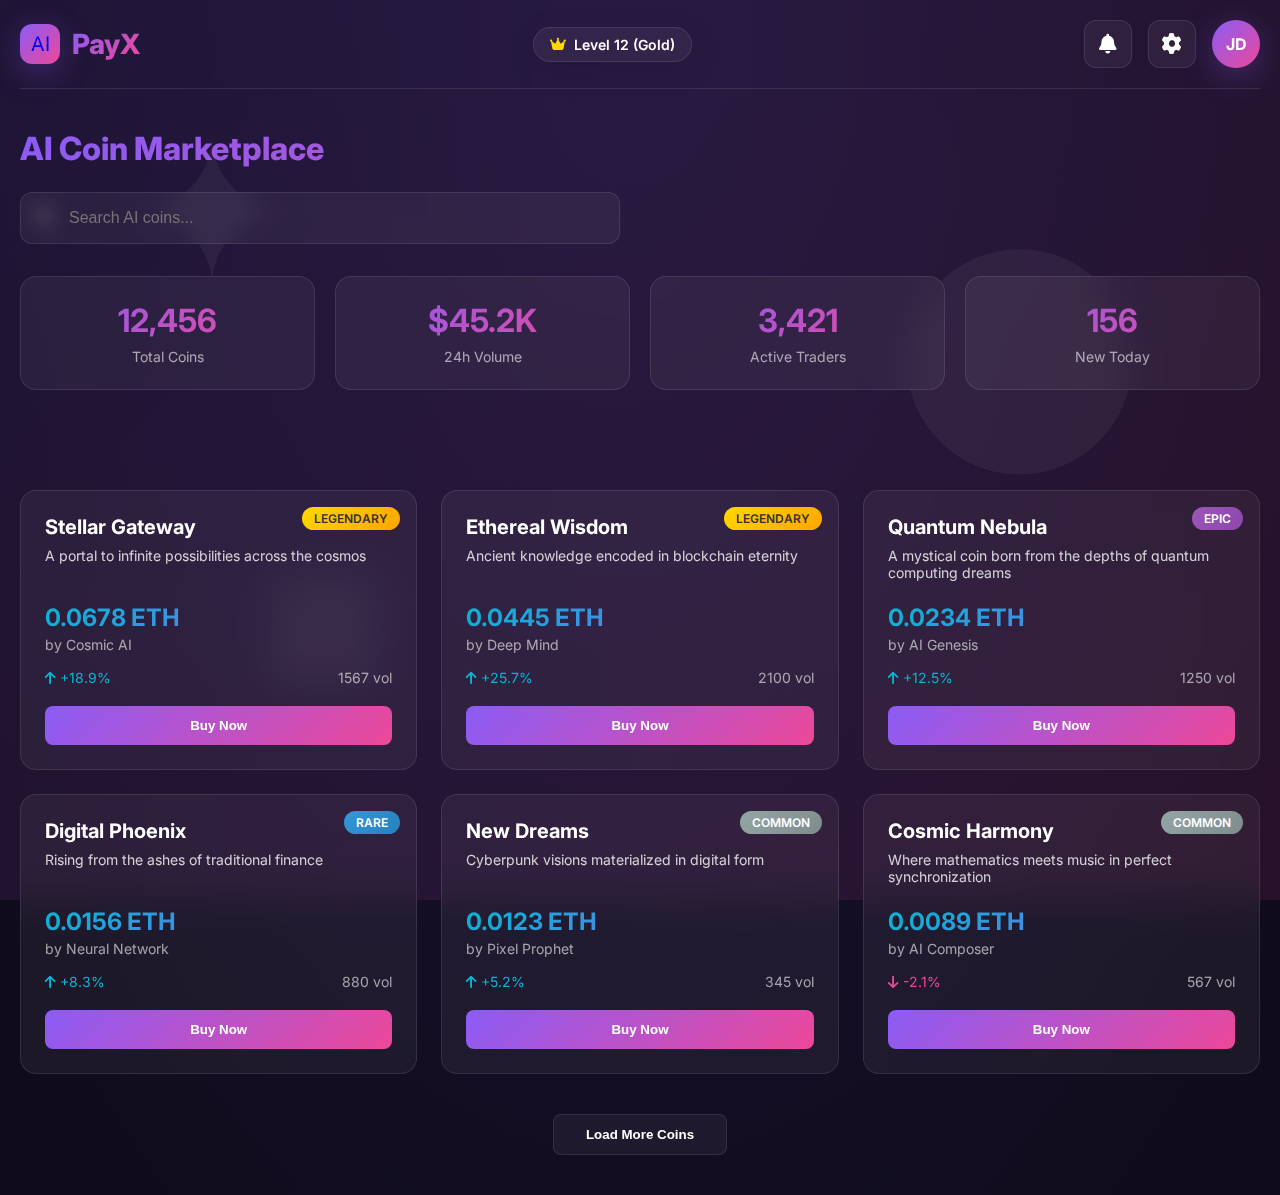
<file: markectplace.html>
<!DOCTYPE html>
<html lang="en">
<head>
    <meta charset="UTF-8">
    <meta name="viewport" content="width=device-width, initial-scale=1.0">
    <title>AI-PayX - AI Coin Marketplace</title>
    <link rel="stylesheet" href="https://fonts.googleapis.com/css2?family=Inter:wght@400;500;600;700&display=swap">
    <link rel="stylesheet" href="https://cdnjs.cloudflare.com/ajax/libs/font-awesome/6.4.0/css/all.min.css">
    <style>
        * {
            margin: 0;
            padding: 0;
            box-sizing: border-box;
        }

        :root {
            --primary-gradient: linear-gradient(135deg, #8B5CF6 0%, #EC4899 100%);
            --secondary-gradient: linear-gradient(135deg, #06B6D4 0%, #8B5CF6 100%);
            --success-gradient: linear-gradient(135deg, #10B981 0%, #06B6D4 100%);
            --warning-gradient: linear-gradient(135deg, #F59E0B 0%, #EC4899 100%);
            --danger-gradient: linear-gradient(135deg, #EF4444 0%, #EC4899 100%);
            --dark-gradient: linear-gradient(135deg, #1E293B 0%, #334155 100%);
            --glass-bg: rgba(255, 255, 255, 0.05);
            --glass-border: rgba(255, 255, 255, 0.1);
            --text-primary: #ffffff;
            --text-secondary: rgba(255, 255, 255, 0.8);
            --text-tertiary: rgba(255, 255, 255, 0.6);
            --bg-primary: #0F0B1A;
            --bg-secondary: #1A1332;
        }

        body {
            font-family: 'Inter', -apple-system, BlinkMacSystemFont, sans-serif;
            background: radial-gradient(ellipse at top, #1A1332 0%, #0F0B1A 100%);
            color: var(--text-primary);
            min-height: 100vh;
            overflow-x: hidden;
            position: relative;
        }

        /* Animated background gradient overlay */
        body::before {
            content: '';
            position: fixed;
            top: 0;
            left: 0;
            width: 100%;
            height: 100%;
            background: linear-gradient(135deg,
                    rgba(139, 92, 246, 0.1) 0%,
                    rgba(236, 72, 153, 0.1) 25%,
                    rgba(6, 182, 212, 0.1) 50%,
                    rgba(139, 92, 246, 0.1) 75%,
                    rgba(236, 72, 153, 0.1) 100%);
            background-size: 400% 400%;
            animation: gradientShift 15s ease infinite;
            z-index: -1;
            pointer-events: none;
        }

        @keyframes gradientShift {
            0% {
                background-position: 0% 50%;
            }
            50% {
                background-position: 100% 50%;
            }
            100% {
                background-position: 0% 50%;
            }
        }

        .container {
            max-width: 1400px;
            margin: 0 auto;
            padding: 0 20px;
        }

        /* Header */

        .header {
            display: flex;
            justify-content: space-between;
            align-items: center;
            padding: 20px 0;
            border-bottom: 1px solid var(--glass-border);
            backdrop-filter: blur(20px);
            animation: slideInUp 0.8s ease;
        }

        .logo {
            display: flex;
            align-items: center;
            gap: 12px;
            animation: slideInLeft 0.8s ease;
        }

        .logo-icon {
            width: 40px;
            height: 40px;
            background: var(--primary-gradient);
            border-radius: 12px;
            display: flex;
            align-items: center;
            justify-content: center;
            font-size: 20px;
            animation: pulse 2s ease-in-out infinite;
            box-shadow: 0 8px 32px rgba(139, 92, 246, 0.3);
        }

        .logo-text {
            font-size: 28px;
            font-weight: 800;
            background: var(--primary-gradient);
            -webkit-background-clip: text;
            -webkit-text-fill-color: transparent;
            background-clip: text;
        }

        .level-badge {
            background: var(--glass-bg);
            backdrop-filter: blur(20px);
            border: 1px solid var(--glass-border);
            padding: 8px 16px;
            border-radius: 20px;
            font-size: 14px;
            font-weight: 600;
            display: flex;
            align-items: center;
            gap: 8px;
            animation: float 3s ease-in-out infinite;
            box-shadow: 0 8px 32px rgba(0, 0, 0, 0.1);
        }

        .user-section {
            display: flex;
            align-items: center;
            gap: 16px;
            animation: slideInRight 0.8s ease;
        }

        .icon-btn {
            width: 48px;
            height: 48px;
            border: none;
            background: var(--glass-bg);
            backdrop-filter: blur(20px);
            border: 1px solid var(--glass-border);
            border-radius: 12px;
            color: white;
            cursor: pointer;
            display: flex;
            align-items: center;
            justify-content: center;
            font-size: 20px;
            transition: all 0.3s cubic-bezier(0.4, 0, 0.2, 1);
            position: relative;
            overflow: hidden;
        }

        .icon-btn::before {
            content: '';
            position: absolute;
            top: 0;
            left: -100%;
            width: 100%;
            height: 100%;
            background: linear-gradient(90deg, transparent, rgba(255, 255, 255, 0.2), transparent);
            transition: left 0.5s;
        }

        .icon-btn:hover::before {
            left: 100%;
        }

        .icon-btn:hover {
            transform: translateY(-4px) scale(1.05);
            box-shadow: 0 12px 40px rgba(139, 92, 246, 0.3);
            background: var(--primary-gradient);
        }

        .user-avatar {
            width: 48px;
            height: 48px;
            background: var(--primary-gradient);
            border-radius: 50%;
            display: flex;
            align-items: center;
            justify-content: center;
            font-weight: bold;
            cursor: pointer;
            transition: all 0.3s cubic-bezier(0.4, 0, 0.2, 1);
            box-shadow: 0 8px 32px rgba(139, 92, 246, 0.3);
        }

        .user-avatar:hover {
            transform: scale(1.1) rotate(5deg);
            box-shadow: 0 12px 40px rgba(139, 92, 246, 0.5);
        }
        
        .header {
            display: flex;
            justify-content: space-between;
            align-items: center;
            padding: 20px 0;
            border-bottom: 1px solid var(--glass-border);
            backdrop-filter: blur(20px);
            animation: slideInUp 0.8s ease;
        }

        .logo {
            display: flex;
            align-items: center;
            gap: 12px;
            animation: slideInLeft 0.8s ease;
        }

        .logo-icon {
            width: 40px;
            height: 40px;
            background: var(--primary-gradient);
            border-radius: 12px;
            display: flex;
            align-items: center;
            justify-content: center;
            font-size: 20px;
            animation: pulse 2s ease-in-out infinite;
            box-shadow: 0 8px 32px rgba(139, 92, 246, 0.3);
        }

        .logo-text {
            font-size: 28px;
            font-weight: 800;
            background: var(--primary-gradient);
            -webkit-background-clip: text;
            -webkit-text-fill-color: transparent;
            background-clip: text;
        }

        /* Marketplace Specific Styles */
        .marketplace-header {
            padding: 40px 0 20px;
        }

        .marketplace-title {
            font-size: 32px;
            font-weight: 800;
            margin-bottom: 24px;
            background: var(--primary-gradient);
            -webkit-background-clip: text;
            -webkit-text-fill-color: transparent;
            background-clip: text;
        }

        .search-bar {
            position: relative;
            margin-bottom: 32px;
            max-width: 600px;
        }

        .search-bar input {
            width: 100%;
            padding: 16px 24px 16px 48px;
            background: var(--glass-bg);
            border: 1px solid var(--glass-border);
            border-radius: 12px;
            color: white;
            font-size: 16px;
            backdrop-filter: blur(10px);
            transition: all 0.3s ease;
        }

        .search-bar input:focus {
            outline: none;
            box-shadow: 0 0 0 2px rgba(139, 92, 246, 0.3);
        }

        .search-bar i {
            position: absolute;
            left: 16px;
            top: 16px;
            color: var(--text-tertiary);
        }

        .stats-grid {
            display: grid;
            grid-template-columns: repeat(4, 1fr);
            gap: 20px;
            margin-bottom: 40px;
        }

        .stat-card {
            background: var(--glass-bg);
            backdrop-filter: blur(20px);
            border: 1px solid var(--glass-border);
            border-radius: 16px;
            padding: 24px;
            text-align: center;
            transition: all 0.3s ease;
            position: relative;
            overflow: hidden;
        }

        .stat-card::before {
            content: '';
            position: absolute;
            top: 0;
            left: 0;
            width: 100%;
            height: 100%;
            background: linear-gradient(135deg, rgba(139, 92, 246, 0.1) 0%, rgba(236, 72, 153, 0.1) 100%);
            opacity: 0;
            transition: opacity 0.3s ease;
        }

        .stat-card:hover::before {
            opacity: 1;
        }

        .stat-card:hover {
            transform: translateY(-5px);
            box-shadow: 0 10px 30px rgba(139, 92, 246, 0.2);
        }

        .stat-value {
            font-size: 32px;
            font-weight: 700;
            margin-bottom: 8px;
            background: var(--primary-gradient);
            -webkit-background-clip: text;
            -webkit-text-fill-color: transparent;
            background-clip: text;
        }

        .stat-label {
            font-size: 14px;
            color: var(--text-tertiary);
        }

        .coins-grid {
            display: grid;
            grid-template-columns: repeat(auto-fill, minmax(300px, 1fr));
            gap: 24px;
            margin-top: 40px;
        }

        .coin-card {
            background: var(--glass-bg);
            backdrop-filter: blur(20px);
            border: 1px solid var(--glass-border);
            border-radius: 16px;
            padding: 24px;
            transition: all 0.3s ease;
            position: relative;
            overflow: hidden;
        }

        .coin-card::before {
            content: '';
            position: absolute;
            top: 0;
            left: 0;
            width: 100%;
            height: 100%;
            background: linear-gradient(135deg, rgba(139, 92, 246, 0.1) 0%, rgba(236, 72, 153, 0.1) 100%);
            opacity: 0;
            transition: opacity 0.3s ease;
        }

        .coin-card:hover::before {
            opacity: 1;
        }

        .coin-card:hover {
            transform: translateY(-8px);
            box-shadow: 0 15px 40px rgba(139, 92, 246, 0.3);
        }

        .coin-badge {
            position: absolute;
            top: 16px;
            right: 16px;
            padding: 4px 12px;
            border-radius: 20px;
            font-size: 12px;
            font-weight: 600;
            text-transform: uppercase;
        }

        .badge-legendary {
            background: linear-gradient(135deg, #FFD700 0%, #FFA500 100%);
            color: #333;
        }

        .badge-epic {
            background: linear-gradient(135deg, #9B59B6 0%, #8E44AD 100%);
        }

        .badge-rare {
            background: linear-gradient(135deg, #3498DB 0%, #2980B9 100%);
        }

        .badge-common {
            background: linear-gradient(135deg, #95A5A6 0%, #7F8C8D 100%);
        }

        .coin-name {
            font-size: 20px;
            font-weight: 700;
            margin-bottom: 8px;
        }

        .coin-description {
            font-size: 14px;
            color: var(--text-secondary);
            margin-bottom: 16px;
            min-height: 40px;
        }

        .coin-price {
            font-size: 24px;
            font-weight: 700;
            margin-bottom: 4px;
            background: var(--secondary-gradient);
            -webkit-background-clip: text;
            -webkit-text-fill-color: transparent;
            background-clip: text;
        }

        .coin-creator {
            font-size: 14px;
            color: var(--text-tertiary);
            margin-bottom: 16px;
        }

        .coin-stats {
            display: flex;
            justify-content: space-between;
            margin-bottom: 20px;
            font-size: 14px;
        }

        .coin-change {
            display: flex;
            align-items: center;
            gap: 4px;
        }

        .positive {
            color: #06B6D4;
        }

        .negative {
            color: #EC4899;
        }

        .coin-volume {
            color: var(--text-tertiary);
        }

        .buy-btn {
            width: 100%;
            padding: 12px;
            background: var(--primary-gradient);
            border: none;
            border-radius: 8px;
            color: white;
            font-weight: 600;
            cursor: pointer;
            transition: all 0.3s ease;
            position: relative;
            overflow: hidden;
        }

        .buy-btn::before {
            content: '';
            position: absolute;
            top: 0;
            left: -100%;
            width: 100%;
            height: 100%;
            background: linear-gradient(90deg, transparent, rgba(255, 255, 255, 0.2), transparent);
            transition: left 0.5s;
        }

        .buy-btn:hover::before {
            left: 100%;
        }

        .buy-btn:hover {
            background: var(--secondary-gradient);
            transform: translateY(-2px);
            box-shadow: 0 8px 20px rgba(139, 92, 246, 0.4);
        }

        .load-more {
            margin: 40px auto;
            text-align: center;
        }

        .load-more-btn {
            padding: 12px 32px;
            background: var(--glass-bg);
            border: 1px solid var(--glass-border);
            border-radius: 8px;
            color: white;
            font-weight: 600;
            cursor: pointer;
            transition: all 0.3s ease;
        }

        .load-more-btn:hover {
            background: var(--primary-gradient);
            transform: translateY(-2px);
            box-shadow: 0 8px 20px rgba(139, 92, 246, 0.3);
        }

        /* Floating Elements */
        .floating-shape {
            position: fixed;
            pointer-events: none;
            opacity: 0.05;
            animation: floatRandom 20s ease-in-out infinite;
        }

        .floating-shape:nth-child(1) {
            top: 10%;
            left: 10%;
            animation-delay: 0s;
        }

        .floating-shape:nth-child(2) {
            top: 20%;
            right: 10%;
            animation-delay: 5s;
        }

        .floating-shape:nth-child(3) {
            bottom: 20%;
            left: 20%;
            animation-delay: 10s;
        }

        @keyframes floatRandom {
            0%, 100% {
                transform: translate(0, 0) rotate(0deg);
            }
            25% {
                transform: translate(30px, -30px) rotate(90deg);
            }
            50% {
                transform: translate(-20px, 20px) rotate(180deg);
            }
            75% {
                transform: translate(20px, -10px) rotate(270deg);
            }
        }

        @keyframes pulse {
            0%, 100% {
                transform: scale(1);
            }
            50% {
                transform: scale(1.05);
            }
        }

        @keyframes slideInLeft {
            from {
                opacity: 0;
                transform: translateX(-50px);
            }
            to {
                opacity: 1;
                transform: translateX(0);
            }
        }

        @keyframes slideInUp {
            from {
                opacity: 0;
                transform: translateY(50px);
            }
            to {
                opacity: 1;
                transform: translateY(0);
            }
        }

        /* Responsive */
        @media (max-width: 992px) {
            .stats-grid {
                grid-template-columns: repeat(2, 1fr);
            }
        }

        @media (max-width: 768px) {
            .stats-grid {
                grid-template-columns: 1fr;
            }
            
            .coins-grid {
                grid-template-columns: 1fr;
            }
        }
    </style>
</head>
<body>
    <!-- Floating background shapes -->
    <div class="floating-shape" style="font-size: 200px;">✦</div>
    <div class="floating-shape" style="font-size: 300px;">●</div>
    <div class="floating-shape" style="font-size: 150px;">■</div>

    <!-- Main Container -->
    <div class="container">

      <header class="header">
    <div class="logo">
        <a href="index.html" style="display: flex; align-items: center; gap: 12px; text-decoration: none;">
            <div class="logo-icon">AI</div>
            <div class="logo-text">PayX</div>
        </a>
    </div>
   <div class="level-badge">
                <i class="fas fa-crown" style="color: gold;"></i>
                Level 12 (Gold)
            </div>
            <div class="user-section">
                <button class="icon-btn">
                    <i class="fas fa-bell"></i>
                </button>
                <button class="icon-btn">
                    <i class="fas fa-cog"></i>
                </button>
                <div class="user-avatar">JD</div>
            </div>
        </header>

        <!-- Marketplace Content -->
        <main class="main-content">
            <!-- Marketplace Header -->
            <header class="marketplace-header">
                <h1 class="marketplace-title">AI Coin Marketplace</h1>
                
                <div class="search-bar">
                    <i class="fas fa-search"></i>
                    <input type="text" placeholder="Search AI coins...">
                </div>
                
                <div class="stats-grid">
                    <div class="stat-card">
                        <div class="stat-value">12,456</div>
                        <div class="stat-label">Total Coins</div>
                    </div>
                    <div class="stat-card">
                        <div class="stat-value">$45.2K</div>
                        <div class="stat-label">24h Volume</div>
                    </div>
                    <div class="stat-card">
                        <div class="stat-value">3,421</div>
                        <div class="stat-label">Active Traders</div>
                    </div>
                    <div class="stat-card">
                        <div class="stat-value">156</div>
                        <div class="stat-label">New Today</div>
                    </div>
                </div>
            </header>
            
            <!-- AI Coins Grid -->
            <div class="coins-grid">
                <!-- Coin Card 1 -->
                <div class="coin-card">
                    <span class="coin-badge badge-legendary">Legendary</span>
                    <h3 class="coin-name">Stellar Gateway</h3>
                    <p class="coin-description">A portal to infinite possibilities across the cosmos</p>
                    <div class="coin-price">0.0678 ETH</div>
                    <div class="coin-creator">by Cosmic AI</div>
                    <div class="coin-stats">
                        <div class="coin-change positive">
                            <i class="fas fa-arrow-up"></i> +18.9%
                        </div>
                        <div class="coin-volume">1567 vol</div>
                    </div>
                    <button class="buy-btn">Buy Now</button>
                </div>
                
                <!-- Coin Card 2 -->
                <div class="coin-card">
                    <span class="coin-badge badge-legendary">Legendary</span>
                    <h3 class="coin-name">Ethereal Wisdom</h3>
                    <p class="coin-description">Ancient knowledge encoded in blockchain eternity</p>
                    <div class="coin-price">0.0445 ETH</div>
                    <div class="coin-creator">by Deep Mind</div>
                    <div class="coin-stats">
                        <div class="coin-change positive">
                            <i class="fas fa-arrow-up"></i> +25.7%
                        </div>
                        <div class="coin-volume">2100 vol</div>
                    </div>
                    <button class="buy-btn">Buy Now</button>
                </div>
                
                <!-- Coin Card 3 -->
                <div class="coin-card">
                    <span class="coin-badge badge-epic">Epic</span>
                    <h3 class="coin-name">Quantum Nebula</h3>
                    <p class="coin-description">A mystical coin born from the depths of quantum computing dreams</p>
                    <div class="coin-price">0.0234 ETH</div>
                    <div class="coin-creator">by AI Genesis</div>
                    <div class="coin-stats">
                        <div class="coin-change positive">
                            <i class="fas fa-arrow-up"></i> +12.5%
                        </div>
                        <div class="coin-volume">1250 vol</div>
                    </div>
                    <button class="buy-btn">Buy Now</button>
                </div>
                
                <!-- Coin Card 4 -->
                <div class="coin-card">
                    <span class="coin-badge badge-rare">Rare</span>
                    <h3 class="coin-name">Digital Phoenix</h3>
                    <p class="coin-description">Rising from the ashes of traditional finance</p>
                    <div class="coin-price">0.0156 ETH</div>
                    <div class="coin-creator">by Neural Network</div>
                    <div class="coin-stats">
                        <div class="coin-change positive">
                            <i class="fas fa-arrow-up"></i> +8.3%
                        </div>
                        <div class="coin-volume">880 vol</div>
                    </div>
                    <button class="buy-btn">Buy Now</button>
                </div>
                
                <!-- Coin Card 5 -->
                <div class="coin-card">
                    <span class="coin-badge badge-common">Common</span>
                    <h3 class="coin-name">New Dreams</h3>
                    <p class="coin-description">Cyberpunk visions materialized in digital form</p>
                    <div class="coin-price">0.0123 ETH</div>
                    <div class="coin-creator">by Pixel Prophet</div>
                    <div class="coin-stats">
                        <div class="coin-change positive">
                            <i class="fas fa-arrow-up"></i> +5.2%
                        </div>
                        <div class="coin-volume">345 vol</div>
                    </div>
                    <button class="buy-btn">Buy Now</button>
                </div>
                
                <!-- Coin Card 6 -->
                <div class="coin-card">
                    <span class="coin-badge badge-common">Common</span>
                    <h3 class="coin-name">Cosmic Harmony</h3>
                    <p class="coin-description">Where mathematics meets music in perfect synchronization</p>
                    <div class="coin-price">0.0089 ETH</div>
                    <div class="coin-creator">by AI Composer</div>
                    <div class="coin-stats">
                        <div class="coin-change negative">
                            <i class="fas fa-arrow-down"></i> -2.1%
                        </div>
                        <div class="coin-volume">567 vol</div>
                    </div>
                    <button class="buy-btn">Buy Now</button>
                </div>
            </div>
            
            <!-- Load More Button -->
            <div class="load-more">
                <button class="load-more-btn">Load More Coins</button>
            </div>
        </main>
    </div>

    <script>
        // Simple animation for cards when page loads
        document.addEventListener('DOMContentLoaded', function() {
            const cards = document.querySelectorAll('.coin-card');
            cards.forEach((card, index) => {
                card.style.opacity = '0';
                card.style.transform = 'translateY(20px)';
                setTimeout(() => {
                    card.style.transition = 'opacity 0.5s ease, transform 0.5s ease';
                    card.style.opacity = '1';
                    card.style.transform = 'translateY(0)';
                }, 100 * index);
            });
        });

        // Load more functionality
        document.querySelector('.load-more-btn').addEventListener('click', function() {
            // In a real app, this would load more coins from an API
            alert('Loading more coins...');
        });

        // Search functionality
        document.querySelector('.search-bar input').addEventListener('input', function(e) {
            const searchTerm = e.target.value.toLowerCase();
            const cards = document.querySelectorAll('.coin-card');
            
            cards.forEach(card => {
                const name = card.querySelector('.coin-name').textContent.toLowerCase();
                const desc = card.querySelector('.coin-description').textContent.toLowerCase();
                
                if (name.includes(searchTerm) || desc.includes(searchTerm)) {
                    card.style.display = 'block';
                } else {
                    card.style.display = 'none';
                }
            });
        });
    </script>
</body>
</html>
</file>
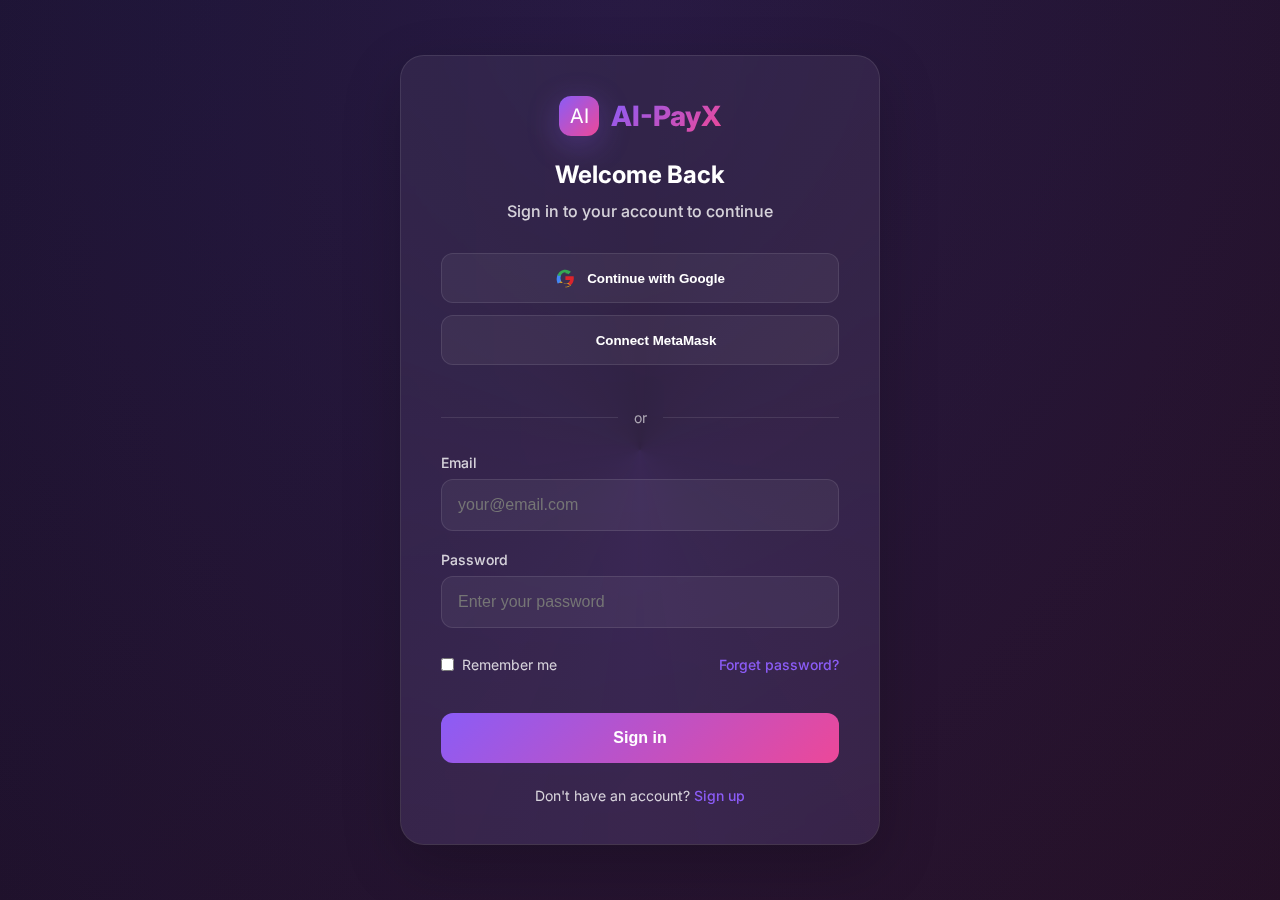
<file: signin.html>
<!DOCTYPE html>
<html lang="en">
<head>
    <meta charset="UTF-8">
    <meta name="viewport" content="width=device-width, initial-scale=1.0">
    <title>AI-PayX - Digital Wallet</title>
    <link href="https://fonts.googleapis.com/css2?family=Inter:wght@300;400;500;600;700&display=swap" rel="stylesheet">
    <link rel="stylesheet" href="https://cdnjs.cloudflare.com/ajax/libs/font-awesome/6.4.0/css/all.min.css">
    <style>
        * {
            margin: 0;
            padding: 0;
            box-sizing: border-box;
        }

        :root {
            --primary-gradient: linear-gradient(135deg, #8B5CF6 0%, #EC4899 100%);
            --secondary-gradient: linear-gradient(135deg, #06B6D4 0%, #8B5CF6 100%);
            --success-gradient: linear-gradient(135deg, #10B981 0%, #06B6D4 100%);
            --warning-gradient: linear-gradient(135deg, #F59E0B 0%, #EC4899 100%);
            --danger-gradient: linear-gradient(135deg, #EF4444 0%, #EC4899 100%);
            --dark-gradient: linear-gradient(135deg, #1E293B 0%, #334155 100%);
            --glass-bg: rgba(255, 255, 255, 0.05);
            --glass-border: rgba(255, 255, 255, 0.1);
            --text-primary: #ffffff;
            --text-secondary: rgba(255, 255, 255, 0.8);
            --text-tertiary: rgba(255, 255, 255, 0.6);
            --bg-primary: #0F0B1A;
            --bg-secondary: #1A1332;
        }

        body {
            font-family: 'Inter', -apple-system, BlinkMacSystemFont, sans-serif;
            background: radial-gradient(ellipse at top, #1A1332 0%, #0F0B1A 100%);
            color: var(--text-primary);
            min-height: 100vh;
            overflow-x: hidden;
            position: relative;
        }

        /* Animated background gradient overlay */
        body::before {
            content: '';
            position: fixed;
            top: 0;
            left: 0;
            width: 100%;
            height: 100%;
            background: linear-gradient(135deg,
                    rgba(139, 92, 246, 0.1) 0%,
                    rgba(236, 72, 153, 0.1) 25%,
                    rgba(6, 182, 212, 0.1) 50%,
                    rgba(139, 92, 246, 0.1) 75%,
                    rgba(236, 72, 153, 0.1) 100%);
            background-size: 400% 400%;
            animation: gradientShift 15s ease infinite;
            z-index: -1;
            pointer-events: none;
        }

        @keyframes gradientShift {
            0% {
                background-position: 0% 50%;
            }

            50% {
                background-position: 100% 50%;
            }

            100% {
                background-position: 0% 50%;
            }
        }

        @keyframes float {

            0%,
            100% {
                transform: translateY(0px);
            }

            50% {
                transform: translateY(-10px);
            }
        }

        @keyframes pulse {

            0%,
            100% {
                transform: scale(1);
            }

            50% {
                transform: scale(1.05);
            }
        }

        @keyframes slideInLeft {
            from {
                opacity: 0;
                transform: translateX(-50px);
            }

            to {
                opacity: 1;
                transform: translateX(0);
            }
        }

        @keyframes slideInRight {
            from {
                opacity: 0;
                transform: translateX(50px);
            }

            to {
                opacity: 1;
                transform: translateX(0);
            }
        }

        @keyframes slideInUp {
            from {
                opacity: 0;
                transform: translateY(50px);
            }

            to {
                opacity: 1;
                transform: translateY(0);
            }
        }

        .container {
            max-width: 1200px;
            margin: 0 auto;
            padding: 0 20px;
        }

        /* Auth Container */
        .auth-container {
            display: flex;
            min-height: 100vh;
            align-items: center;
            justify-content: center;
            padding: 40px 20px;
        }

        .auth-card {
            background: var(--glass-bg);
            backdrop-filter: blur(20px);
            border: 1px solid var(--glass-border);
            border-radius: 24px;
            padding: 40px;
            width: 100%;
            max-width: 480px;
            box-shadow: 0 20px 60px rgba(0, 0, 0, 0.2);
            animation: slideInUp 0.8s ease;
            position: relative;
            overflow: hidden;
        }

        .auth-card::before {
            content: '';
            position: absolute;
            top: -50%;
            left: -50%;
            width: 200%;
            height: 200%;
            background: conic-gradient(from 0deg, transparent, rgba(139, 92, 246, 0.1), transparent);
            animation: rotate 20s linear infinite;
            z-index: -1;
        }

        .auth-header {
            margin-bottom: 32px;
            text-align: center;
        }

        .auth-logo {
            display: flex;
            align-items: center;
            justify-content: center;
            gap: 12px;
            margin-bottom: 24px;
        }

        .auth-logo-icon {
            width: 40px;
            height: 40px;
            background: var(--primary-gradient);
            border-radius: 12px;
            display: flex;
            align-items: center;
            justify-content: center;
            font-size: 20px;
            animation: pulse 2s ease-in-out infinite;
            box-shadow: 0 8px 32px rgba(139, 92, 246, 0.3);
        }

        .auth-logo-text {
            font-size: 28px;
            font-weight: 800;
            background: var(--primary-gradient);
            -webkit-background-clip: text;
            -webkit-text-fill-color: transparent;
            background-clip: text;
        }

        .auth-title {
            font-size: 24px;
            font-weight: 700;
            margin-bottom: 12px;
        }

        .auth-subtitle {
            color: var(--text-secondary);
            font-size: 16px;
            font-weight: 500;
        }

        /* Auth Form */
        .auth-form {
            display: flex;
            flex-direction: column;
            gap: 20px;
        }

        .auth-social-buttons {
            display: flex;
            flex-direction: column;
            gap: 12px;
            margin-bottom: 16px;
        }

        .auth-social-btn {
            padding: 14px;
            border-radius: 12px;
            border: 1px solid var(--glass-border);
            background: var(--glass-bg);
            color: var(--text-primary);
            font-weight: 600;
            cursor: pointer;
            display: flex;
            align-items: center;
            justify-content: center;
            gap: 12px;
            transition: all 0.3s ease;
        }

        .auth-social-btn:hover {
            background: var(--primary-gradient);
            transform: translateY(-2px);
            box-shadow: 0 8px 32px rgba(139, 92, 246, 0.3);
        }

        .social-logo {
            width: 20px;
            height: 20px;
            display: flex;
            align-items: center;
            justify-content: center;
        }

        .google-logo {
            background: url('[data-uri]') no-repeat center;
            background-size: contain;
        }

        .apple-logo {
            background: url('[data-uri]') no-repeat center;
            background-size: contain;
        }

        .metamask-logo {
            background: url('[data-uri]') no-repeat center;
            background-size: contain;
        }

        .auth-divider {
            display: flex;
            align-items: center;
            gap: 16px;
            margin: 8px 0;
            color: var(--text-tertiary);
            font-size: 14px;
        }

        .auth-divider::before,
        .auth-divider::after {
            content: '';
            flex: 1;
            height: 1px;
            background: var(--glass-border);
        }

        .form-group {
            display: flex;
            flex-direction: column;
            gap: 8px;
        }

        .form-label {
            font-size: 14px;
            font-weight: 500;
            color: var(--text-secondary);
        }

        .form-input {
            padding: 16px;
            border-radius: 12px;
            border: 1px solid var(--glass-border);
            background: var(--glass-bg);
            color: var(--text-primary);
            font-size: 16px;
            transition: all 0.3s ease;
        }

        .form-input:focus {
            outline: none;
            border-color: #8B5CF6;
            box-shadow: 0 0 0 2px rgba(139, 92, 246, 0.3);
        }

        .form-options {
            display: flex;
            justify-content: space-between;
            align-items: center;
            margin: 8px 0;
        }

        .form-checkbox {
            display: flex;
            align-items: center;
            gap: 8px;
            font-size: 14px;
            color: var(--text-secondary);
            cursor: pointer;
        }

        .form-checkbox input {
            accent-color: #8B5CF6;
        }

        .form-link {
            color: #8B5CF6;
            text-decoration: none;
            font-size: 14px;
            font-weight: 500;
            transition: all 0.3s ease;
        }

        .form-link:hover {
            text-decoration: underline;
        }

        .auth-submit {
            padding: 16px;
            border-radius: 12px;
            border: none;
            background: var(--primary-gradient);
            color: white;
            font-weight: 600;
            font-size: 16px;
            cursor: pointer;
            transition: all 0.3s ease;
            margin-top: 12px;
        }

        .auth-submit:hover {
            transform: translateY(-2px);
            box-shadow: 0 8px 32px rgba(139, 92, 246, 0.4);
        }

        .auth-footer {
            text-align: center;
            margin-top: 24px;
            color: var(--text-secondary);
            font-size: 14px;
        }

        .auth-footer a {
            color: #8B5CF6;
            text-decoration: none;
            font-weight: 500;
            transition: all 0.3s ease;
        }

        .auth-footer a:hover {
            text-decoration: underline;
        }

        /* Onboarding Steps */
        .onboarding-steps {
            display: flex;
            justify-content: space-between;
            margin-bottom: 32px;
            position: relative;
        }

        .onboarding-steps::before {
            content: '';
            position: absolute;
            top: 16px;
            left: 0;
            right: 0;
            height: 2px;
            background: var(--glass-border);
            z-index: 1;
        }

        .step {
            display: flex;
            flex-direction: column;
            align-items: center;
            gap: 8px;
            position: relative;
            z-index: 2;
        }

        .step-number {
            width: 32px;
            height: 32px;
            border-radius: 50%;
            display: flex;
            align-items: center;
            justify-content: center;
            background: var(--glass-bg);
            border: 1px solid var(--glass-border);
            color: var(--text-secondary);
            font-weight: 600;
            transition: all 0.3s ease;
        }

        .step.active .step-number {
            background: var(--primary-gradient);
            color: white;
            border-color: transparent;
        }

        .step.completed .step-number {
            background: var(--success-gradient);
            color: white;
            border-color: transparent;
        }

        .step-label {
            font-size: 12px;
            color: var(--text-secondary);
            text-align: center;
        }

        .step.active .step-label {
            color: var(--text-primary);
            font-weight: 500;
        }

        /* Document Upload */
        .document-upload {
            display: flex;
            flex-direction: column;
            gap: 20px;
            margin-bottom: 24px;
        }

        .upload-group {
            display: flex;
            flex-direction: column;
            gap: 12px;
        }

        .upload-label {
            font-size: 14px;
            font-weight: 500;
            color: var(--text-secondary);
        }

        .upload-box {
            border: 2px dashed var(--glass-border);
            border-radius: 12px;
            padding: 24px;
            display: flex;
            flex-direction: column;
            align-items: center;
            justify-content: center;
            gap: 12px;
            cursor: pointer;
            transition: all 0.3s ease;
        }

        .upload-box:hover {
            border-color: #8B5CF6;
            background: rgba(139, 92, 246, 0.05);
        }

        .upload-icon {
            font-size: 24px;
            color: #8B5CF6;
        }

        .upload-text {
            font-size: 14px;
            color: var(--text-secondary);
            text-align: center;
        }

        .upload-hint {
            font-size: 12px;
            color: var(--text-tertiary);
            text-align: center;
        }

        /* Verification Benefits */
        .benefits-list {
            display: flex;
            flex-direction: column;
            gap: 16px;
            margin: 24px 0;
            padding: 20px;
            background: rgba(255, 255, 255, 0.03);
            border-radius: 12px;
            border: 1px solid var(--glass-border);
        }

        .benefit-item {
            display: flex;
            align-items: center;
            gap: 12px;
        }

        .benefit-icon {
            width: 24px;
            height: 24px;
            border-radius: 6px;
            background: var(--primary-gradient);
            display: flex;
            align-items: center;
            justify-content: center;
            font-size: 12px;
        }

        .benefit-text {
            font-size: 14px;
            color: var(--text-secondary);
        }

        /* PIN Input */
        .pin-input {
            display: flex;
            gap: 12px;
            margin: 20px 0;
        }

        .pin-digit {
            width: 48px;
            height: 48px;
            border-radius: 12px;
            border: 1px solid var(--glass-border);
            background: var(--glass-bg);
            text-align: center;
            font-size: 18px;
            font-weight: 600;
            color: var(--text-primary);
            transition: all 0.3s ease;
        }

        .pin-digit:focus {
            outline: none;
            border-color: #8B5CF6;
            box-shadow: 0 0 0 2px rgba(139, 92, 246, 0.3);
        }

        /* Toggle Switch */
        .toggle-switch {
            position: relative;
            display: inline-block;
            width: 48px;
            height: 24px;
        }

        .toggle-switch input {
            opacity: 0;
            width: 0;
            height: 0;
        }

        .toggle-slider {
            position: absolute;
            cursor: pointer;
            top: 0;
            left: 0;
            right: 0;
            bottom: 0;
            background: var(--glass-bg);
            border: 1px solid var(--glass-border);
            transition: .4s;
            border-radius: 24px;
        }

        .toggle-slider:before {
            position: absolute;
            content: "";
            height: 18px;
            width: 18px;
            left: 3px;
            bottom: 2px;
            background: var(--text-secondary);
            transition: .4s;
            border-radius: 50%;
        }

        input:checked + .toggle-slider {
            background: var(--primary-gradient);
            border-color: transparent;
        }

        input:checked + .toggle-slider:before {
            transform: translateX(22px);
            background: white;
        }

        /* Onboarding Navigation */
        .onboarding-nav {
            display: flex;
            justify-content: space-between;
            margin-top: 32px;
        }

        .nav-btn {
            padding: 12px 24px;
            border-radius: 12px;
            font-weight: 600;
            cursor: pointer;
            transition: all 0.3s ease;
        }

        .nav-btn.outline {
            background: transparent;
            border: 1px solid var(--glass-border);
            color: var(--text-primary);
        }

        .nav-btn.outline:hover {
            background: var(--glass-bg);
        }

        .nav-btn.primary {
            background: var(--primary-gradient);
            border: none;
            color: white;
        }

        .nav-btn.primary:hover {
            transform: translateY(-2px);
            box-shadow: 0 8px 32px rgba(139, 92, 246, 0.4);
        }

        /* Welcome Screen */
        .welcome-screen {
            text-align: center;
            padding: 20px 0;
        }

        .welcome-icon {
            width: 80px;
            height: 80px;
            border-radius: 24px;
            background: var(--success-gradient);
            display: flex;
            align-items: center;
            justify-content: center;
            margin: 0 auto 24px;
            font-size: 36px;
            animation: pulse 2s ease-in-out infinite;
        }

        .welcome-title {
            font-size: 28px;
            font-weight: 700;
            margin-bottom: 16px;
            background: var(--primary-gradient);
            -webkit-background-clip: text;
            -webkit-text-fill-color: transparent;
            background-clip: text;
        }

        .welcome-message {
            color: var(--text-secondary);
            font-size: 16px;
            margin-bottom: 32px;
            line-height: 1.6;
        }

        .welcome-features {
            display: flex;
            flex-direction: column;
            gap: 16px;
            margin: 32px 0;
            text-align: left;
        }

        .welcome-feature {
            display: flex;
            align-items: center;
            gap: 12px;
            padding: 16px;
            background: rgba(255, 255, 255, 0.03);
            border-radius: 12px;
            border: 1px solid var(--glass-border);
        }

        .feature-icon {
            width: 36px;
            height: 36px;
            border-radius: 8px;
            background: var(--primary-gradient);
            display: flex;
            align-items: center;
            justify-content: center;
            font-size: 16px;
        }

        .feature-text {
            font-size: 14px;
            color: var(--text-primary);
        }

        /* Responsive */
        @media (max-width: 768px) {
            .auth-card {
                padding: 32px 20px;
            }
        }
    </style>
</head>
<body>
    <!-- Sign In Page -->
    <div id="signin-page" class="auth-container">
        <div class="auth-card">
            <div class="auth-header">
                <div class="auth-logo">
                    <div class="auth-logo-icon">AI</div>
                    <div class="auth-logo-text">AI-PayX</div>
                </div>
                <h2 class="auth-title">Welcome Back</h2>
                <p class="auth-subtitle">Sign in to your account to continue</p>
            </div>
            <form class="auth-form">
                <div class="auth-social-buttons">
                    <button type="button" class="auth-social-btn">
                        <div class="social-logo google-logo"></div>
                        <span>Continue with Google</span>
                    </button>
                    <button type="button" class="auth-social-btn">
                        <div class="social-logo metamask-logo"></div>
                        <span>Connect MetaMask</span>
                    </button>
                </div>
                <div class="auth-divider">or</div>
                <div class="form-group">
                    <label for="email" class="form-label">Email</label>
                    <input type="email" id="email" class="form-input" placeholder="your@email.com">
                </div>
                <div class="form-group">
                    <label for="password" class="form-label">Password</label>
                    <input type="password" id="password" class="form-input" placeholder="Enter your password">
                </div>
                <div class="form-options">
                    <label class="form-checkbox">
                        <input type="checkbox"> Remember me
                    </label>
                    <a href="#" class="form-link">Forget password?</a>
                </div>
                <button type="submit" class="auth-submit">Sign in</button>
            </form>
            <div class="auth-footer">
                Don't have an account? <a href="#" id="signup-link">Sign up</a>
            </div>
        </div>
    </div>

    <!-- Sign Up Page - Account Setup -->
    <div id="signup-page" class="auth-container" style="display: none;">
        <div class="auth-card">
            <div class="auth-header">
                <div class="auth-logo">
                    <div class="auth-logo-icon">AI</div>
                    <div class="auth-logo-text">AI-PayX</div>
                </div>
                <h2 class="auth-title">Create Your Account</h2>
                <p class="auth-subtitle">Choose your preferred login method and provide basic information</p>
            </div>
            
            <div class="onboarding-steps">
                <div class="step active">
                    <div class="step-number">1</div>
                    <div class="step-label">Account Setup</div>
                </div>
                <div class="step">
                    <div class="step-number">2</div>
                    <div class="step-label">Identity</div>
                </div>
                <div class="step">
                    <div class="step-number">3</div>
                    <div class="step-label">Security</div>
                </div>
                <div class="step">
                    <div class="step-number">4</div>
                    <div class="step-label">Welcome</div>
                </div>
            </div>
            
            <form class="auth-form">
                <h3 style="margin-bottom: 16px; font-size: 18px;">Quick Sign Up</h3>
                <div class="auth-social-buttons">
                    <button type="button" class="auth-social-btn">
                        <div class="social-logo google-logo"></div>
                        <span>Google</span>
                    </button>
                    <button type="button" class="auth-social-btn">
                        <div class="social-logo apple-logo"></div>
                        <span>Apple</span>
                    </button>
                    <button type="button" class="auth-social-btn">
                        <div class="social-logo metamask-logo"></div>
                        <span>MetaMask</span>
                    </button>
                    <button type="button" class="auth-social-btn">
                        <i class="fas fa-user"></i>
                        <span>Go CONTINUE WITH DUMA</span>
                    </button>
                </div>
                
                <div class="form-group">
                    <label for="signup-email" class="form-label">Email Address</label>
                    <input type="email" id="signup-email" class="form-input" placeholder="your@email.com">
                </div>
                
                <div class="form-group">
                    <label for="signup-phone" class="form-label">Phone Number</label>
                    <input type="tel" id="signup-phone" class="form-input" placeholder="+1 (555) 123-4567">
                </div>
                
                <div class="form-group">
                    <label for="signup-name" class="form-label">Full Name</label>
                    <input type="text" id="signup-name" class="form-input" placeholder="Jibon Dos">
                </div>
                
                <div class="form-options" style="flex-direction: column; align-items: flex-start; gap: 12px;">
                    <label class="form-checkbox">
                        <input type="checkbox"> Largest to the Terms of Service and Privacy Policy
                    </label>
                    <label class="form-checkbox">
                        <input type="checkbox"> I want to receive updates about new features and AI coin drops
                    </label>
                </div>
                
                <div class="onboarding-nav">
                    <button type="button" class="nav-btn outline" id="prev-step">Previous</button>
                    <button type="button" class="nav-btn primary" id="next-step">Next</button>
                </div>
            </form>
        </div>
    </div>

    <!-- Identity Verification Page -->
    <div id="identity-page" class="auth-container" style="display: none;">
        <div class="auth-card">
            <div class="auth-header">
                <div class="auth-logo">
                    <div class="auth-logo-icon">AI</div>
                    <div class="auth-logo-text">AI-PayX</div>
                </div>
                <h2 class="auth-title">Identity Verification</h2>
                <p class="auth-subtitle">Complete PVC verification to unlock all features and higher transaction links</p>
            </div>
            
            <div class="onboarding-steps">
                <div class="step completed">
                    <div class="step-number">✓</div>
                    <div class="step-label">Account Setup</div>
                </div>
                <div class="step active">
                    <div class="step-number">2</div>
                    <div class="step-label">Identity</div>
                </div>
                <div class="step">
                    <div class="step-number">3</div>
                    <div class="step-label">Security</div>
                </div>
                <div class="step">
                    <div class="step-number">4</div>
                    <div class="step-label">Welcome</div>
                </div>
            </div>
            
            <form class="auth-form">
                <div class="form-group">
                    <label class="form-label">Date of Birth</label>
                    <input type="date" class="form-input">
                </div>
                
                <div class="form-group">
                    <label class="form-label">Country</label>
                    <select class="form-input">
                        <option>Select country</option>
                            <option>United States</option>
                            <option>China</option>
                            <option>India</option>
                            <option>Japan</option>
                            <option>Germany</option>
                            <option>United Kingdom</option>
                            <option>France</option>
                            <option>Brazil</option>
                            <option>Italy</option>
                            <option>Canada</option>
                            <option>Russia</option>
                            <option>South Korea</option>
                            <option>Australia</option>
                            <option>Spain</option>
                            <option>Mexico</option>
                            <option>Indonesia</option>
                            <option>Netherlands</option>
                            <option>Saudi Arabia</option>
                            <option>Turkey</option>
                            <option>Switzerland</option>
                            <option>Argentina</option>
                            <option>Sweden</option>
                            <option>Poland</option>
                            <option>Belgium</option>
                            <option>Thailand</option>
                            <option>Iran</option>
                            <option>Austria</option>
                            <option>Norway</option>
                            <option>United Arab Emirates</option>
                            <option>Nigeria</option>
                            <option>Israel</option>
                            <option>South Africa</option>
                            <option>Denmark</option>
                            <option>Singapore</option>
                            <option>Malaysia</option>
                            <option>Egypt</option>
                            <option>Philippines</option>
                            <option>Pakistan</option>
                            <option>Finland</option>
                            <option>Colombia</option>
                            <option>Chile</option>
                            <option>Bangladesh</option>
                            <option>Vietnam</option>
                            <option>Ireland</option>
                            <option>Portugal</option>
                            <option>Czech Republic</option>
                            <option>Romania</option>
                            <option>Peru</option>
                            <option>New Zealand</option>
                            <option>Greece</option>
                            <option>Qatar</option>
                    </select>
                </div>
                
                <div class="form-group">
                    <label class="form-label">Document Type</label>
                    <select class="form-input">
                        <option>Select document type</option>
                        <option>Passport</option>
                        <option>Driver's License</option>
                        <option>National ID</option>
                        <option>Asahasi Card</option>
                        <option>PAH Card</option>
                    </select>
                </div>
                
                <div class="document-upload">
                    <div class="upload-group">
                        <label class="upload-label">Upload Documents</label>
                        <div class="upload-box">
                            <div class="upload-icon">📷</div>
                            <div class="upload-text">Front Side</div>
                            <div class="upload-hint">Supported formats: JPEG, PNG, PDF, Max size: 10KB per file</div>
                        </div>
                    </div>
                    
                    <div class="upload-group">
                        <div class="upload-box">
                            <div class="upload-icon">📷</div>
                            <div class="upload-text">Back Side</div>
                            <div class="upload-hint">Supported formats: JPEG, PNG, PDF, Max size: 10KB per file</div>
                        </div>
                    </div>
                </div>
                
                <div class="benefits-list">
                    <h3 style="margin-bottom: 12px; font-size: 16px;">Verification Benefits</h3>
                    <div class="benefit-item">
                        <div class="benefit-icon">✓</div>
                        <div class="benefit-text">Increased transaction links ($50,000/day)</div>
                    </div>
                    <div class="benefit-item">
                        <div class="benefit-icon">✓</div>
                        <div class="benefit-text">Access to premium AI calls stops</div>
                    </div>
                    <div class="benefit-item">
                        <div class="benefit-icon">✓</div>
                        <div class="benefit-text">Lower conversion rate (0.5% vs 1.5%)</div>
                    </div>
                    <div class="benefit-item">
                        <div class="benefit-icon">✓</div>
                        <div class="benefit-text">Priority customer support</div>
                    </div>
                </div>
                
                <div class="onboarding-nav">
                    <button type="button" class="nav-btn outline" id="prev-step-identity">Previous</button>
                    <button type="button" class="nav-btn primary" id="next-step-identity">Next</button>
                </div>
            </form>
        </div>
    </div>

    <!-- Security Setup Page -->
    <div id="security-page" class="auth-container" style="display: none;">
        <div class="auth-card">
            <div class="auth-header">
                <div class="auth-logo">
                    <div class="auth-logo-icon">AI</div>
                    <div class="auth-logo-text">AI-PayX</div>
                </div>
                <h2 class="auth-title">Security Setup</h2>
                <p class="auth-subtitle">Set up your PIN and enable biometric authentication for secure access</p>
            </div>
            
            <div class="onboarding-steps">
                <div class="step completed">
                    <div class="step-number">✓</div>
                    <div class="step-label">Account Setup</div>
                </div>
                <div class="step completed">
                    <div class="step-number">✓</div>
                    <div class="step-label">Identity</div>
                </div>
                <div class="step active">
                    <div class="step-number">3</div>
                    <div class="step-label">Security</div>
                </div>
                <div class="step">
                    <div class="step-number">4</div>
                    <div class="step-label">Welcome</div>
                </div>
            </div>
            
            <form class="auth-form">
                <h3 style="margin-bottom: 16px; font-size: 18px;">Create 6-Digit PIN</h3>
                
                <div class="pin-input">
                    <input type="password" maxlength="1" class="pin-digit">
                    <input type="password" maxlength="1" class="pin-digit">
                    <input type="password" maxlength="1" class="pin-digit">
                    <input type="password" maxlength="1" class="pin-digit">
                    <input type="password" maxlength="1" class="pin-digit">
                    <input type="password" maxlength="1" class="pin-digit">
                </div>
                
                <h3 style="margin: 24px 0 16px; font-size: 18px;">Biometric Authentication</h3>
                <div style="display: flex; justify-content: space-between; align-items: center; padding: 16px; background: rgba(255, 255, 255, 0.03); border-radius: 12px; border: 1px solid var(--glass-border);">
                    <span>Use fingerprint or face recognition for quick access</span>
                    <label class="toggle-switch">
                        <input type="checkbox">
                        <span class="toggle-slider"></span>
                    </label>
                </div>
                
                <div class="benefits-list" style="margin-top: 24px;">
                    <h3 style="margin-bottom: 12px; font-size: 16px;">Security Tips</h3>
                    <div class="benefit-item">
                        <div class="benefit-icon">!</div>
                        <div class="benefit-text">Never dismay your PIN with anyone</div>
                    </div>
                    <div class="benefit-item">
                        <div class="benefit-icon">!</div>
                        <div class="benefit-text">Use a unique PIN tool used elsewhere</div>
                    </div>
                    <div class="benefit-item">
                        <div class="benefit-icon">!</div>
                        <div class="benefit-text">Enable biometric authentication for convenience</div>
                    </div>
                    <div class="benefit-item">
                        <div class="benefit-icon">!</div>
                        <div class="benefit-text">Contact support immediately if you suspect unauthorized access</div>
                    </div>
                </div>
                
                <div class="onboarding-nav">
                    <button type="button" class="nav-btn outline" id="prev-step-security">Previous</button>
                    <button type="button" class="nav-btn primary" id="next-step-security">Next</button>
                </div>
            </form>
        </div>
    </div>

    <!-- Welcome Page -->
    <div id="welcome-page" class="auth-container" style="display: none;">
        <div class="auth-card">
            <div class="welcome-screen">
                <div class="welcome-icon">✓</div>
                <h2 class="welcome-title">Welcome to AI-PayX!</h2>
                <p class="welcome-message">
                    Your account has been successfully created. You're now ready to start earning AI coins and making gapless transactions.
                </p>
                
                <div class="welcome-features">
                    <div class="welcome-feature">
                        <div class="feature-icon">🎁</div>
                        <div class="feature-text">Welcome Bonus: 5 AI coins</div>
                    </div>
                    <div class="welcome-feature">
                        <div class="feature-icon">✅</div>
                        <div class="feature-text">Account Status: Verified</div>
                    </div>
                    <div class="welcome-feature">
                        <div class="feature-icon">💰</div>
                        <div class="feature-text">Daily Limit: ₹50,000</div>
                    </div>
                </div>
                 <button class="auth-submit" onclick="window.location.href='dashboard.html'">Get Started &rarr;</button>
            </div>
        </div>
    </div>

    <script>
        // Navigation between pages
        document.getElementById('signup-link').addEventListener('click', function(e) {
            e.preventDefault();
            document.getElementById('signin-page').style.display = 'none';
            document.getElementById('signup-page').style.display = 'flex';
        });
        
        // Onboarding navigation
        document.getElementById('next-step').addEventListener('click', function() {
            document.getElementById('signup-page').style.display = 'none';
            document.getElementById('identity-page').style.display = 'flex';
        });
        
        document.getElementById('prev-step').addEventListener('click', function() {
            document.getElementById('signup-page').style.display = 'none';
            document.getElementById('signin-page').style.display = 'flex';
        });
        
        document.getElementById('next-step-identity').addEventListener('click', function() {
            document.getElementById('identity-page').style.display = 'none';
            document.getElementById('security-page').style.display = 'flex';
        });
        
        document.getElementById('prev-step-identity').addEventListener('click', function() {
            document.getElementById('identity-page').style.display = 'none';
            document.getElementById('signup-page').style.display = 'flex';
        });
        
        document.getElementById('next-step-security').addEventListener('click', function() {
            document.getElementById('security-page').style.display = 'none';
            document.getElementById('welcome-page').style.display = 'flex';
        });
        
        document.getElementById('prev-step-security').addEventListener('click', function() {
            document.getElementById('security-page').style.display = 'none';
            document.getElementById('identity-page').style.display = 'flex';
        });
        
        document.getElementById('finish-setup').addEventListener('click', function() {
            // Redirect to dashboard or home page
            alert('Account setup complete! Redirecting to dashboard...');
        });
        
        // PIN input auto-focus
        const pinDigits = document.querySelectorAll('.pin-digit');
        pinDigits.forEach((digit, index) => {
            digit.addEventListener('input', function() {
                if (this.value.length === 1 && index < pinDigits.length - 1) {
                    pinDigits[index + 1].focus();
                }
            });
            
            digit.addEventListener('keydown', function(e) {
                if (e.key === 'Backspace' && this.value.length === 0 && index > 0) {
                    pinDigits[index - 1].focus();
                }
            });
        });
    </script>
</body>
</html>
</file>
